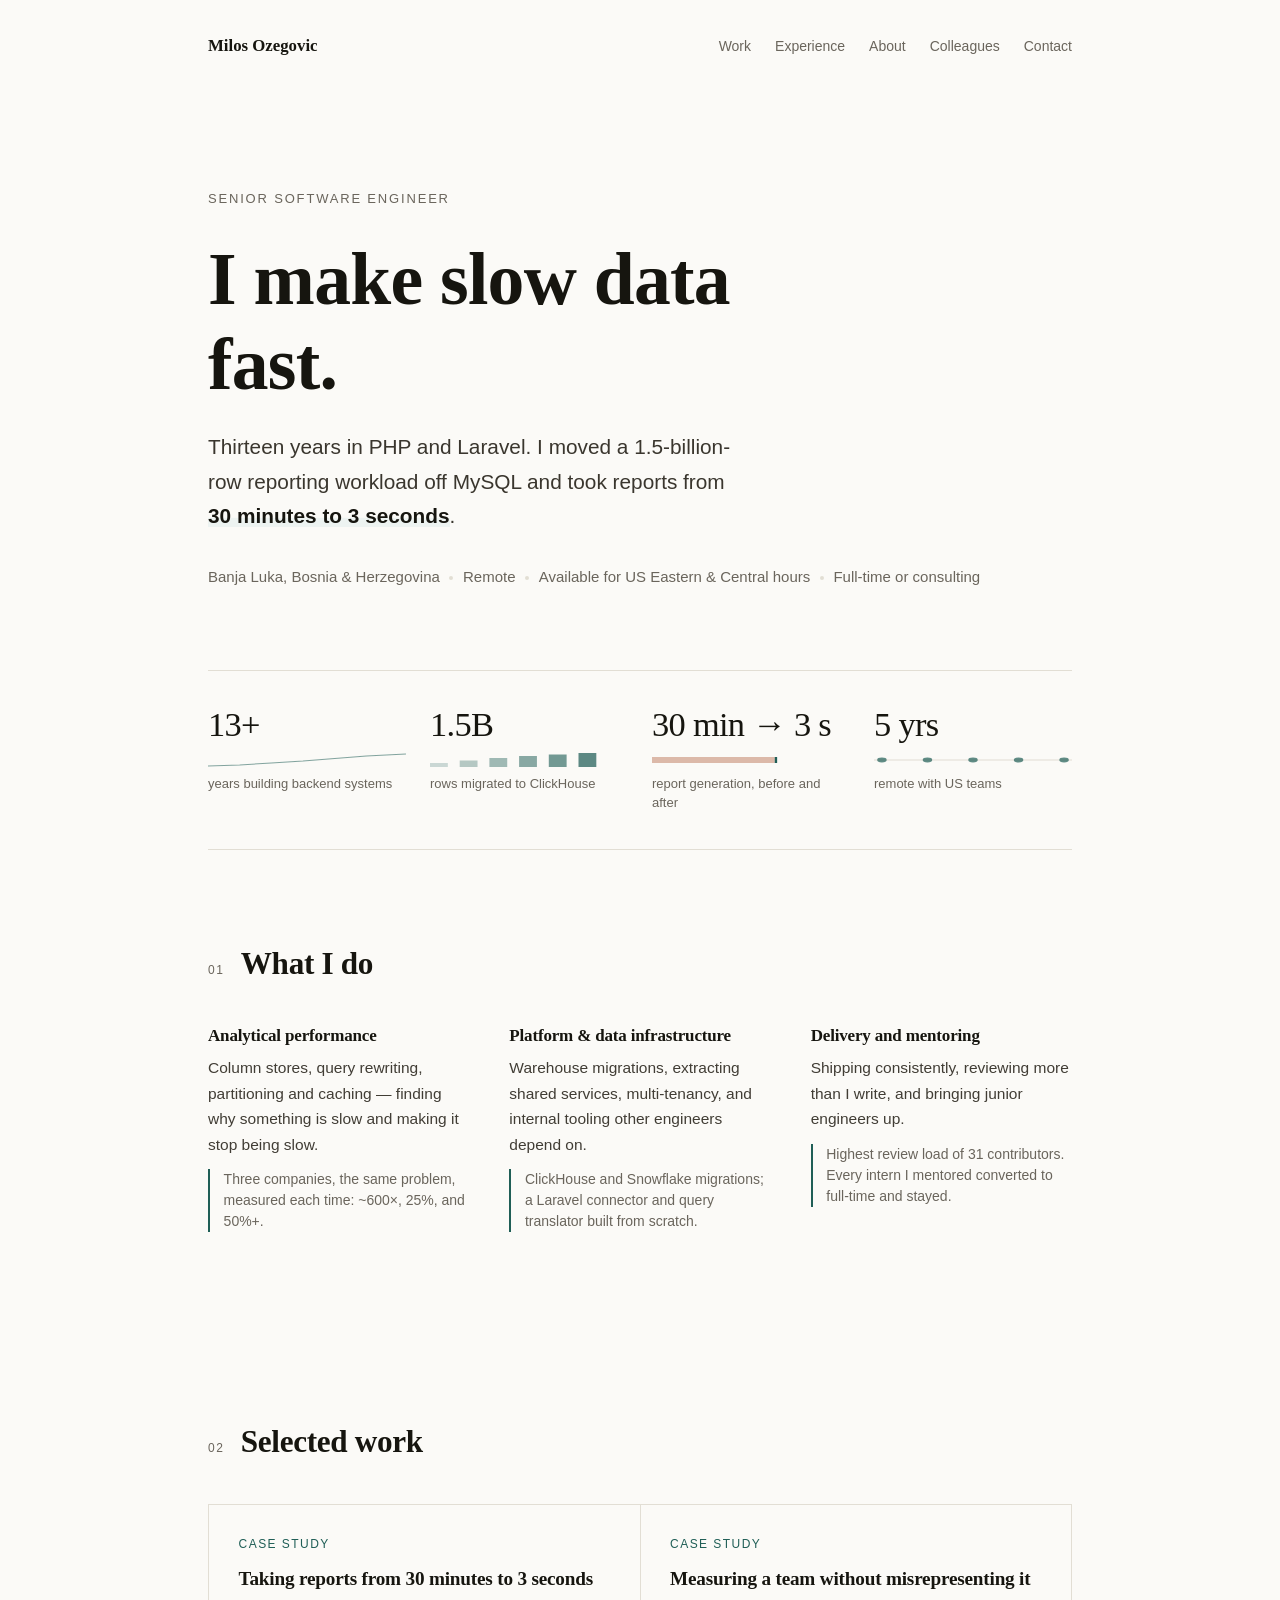
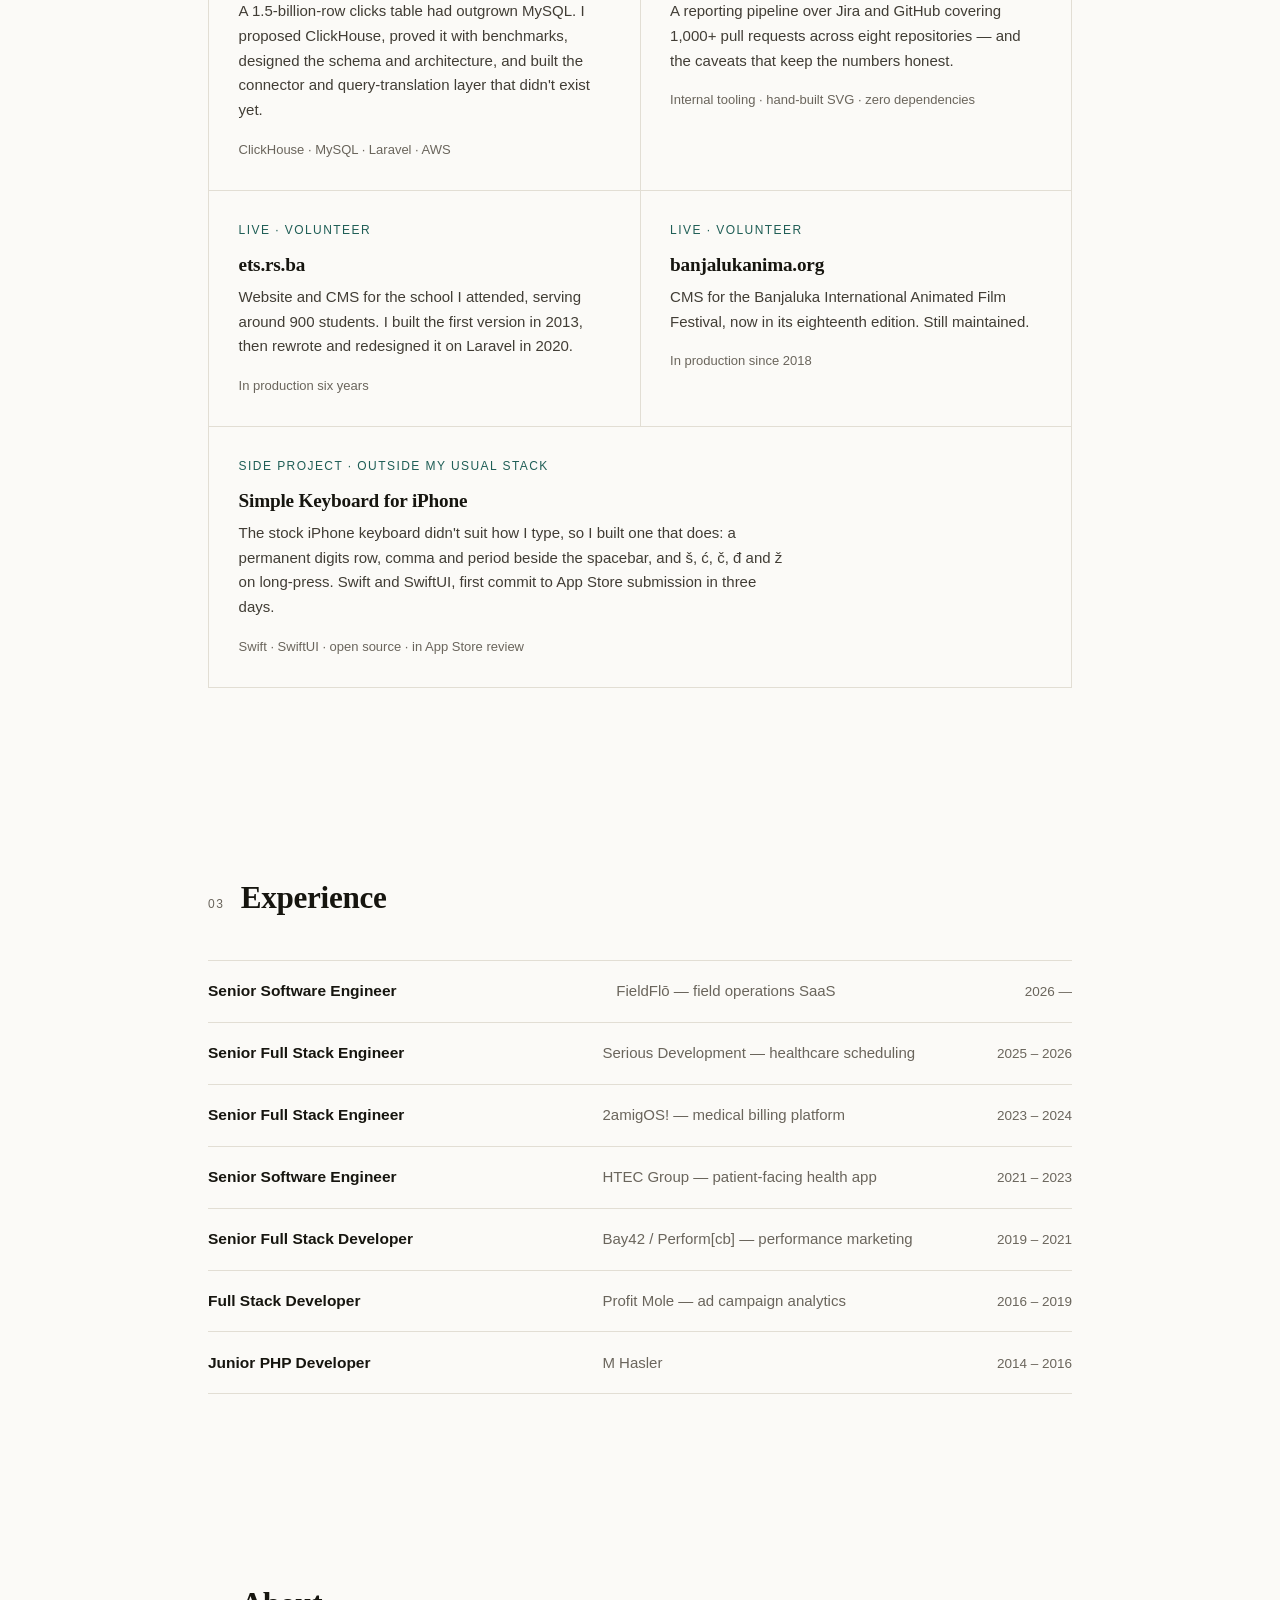
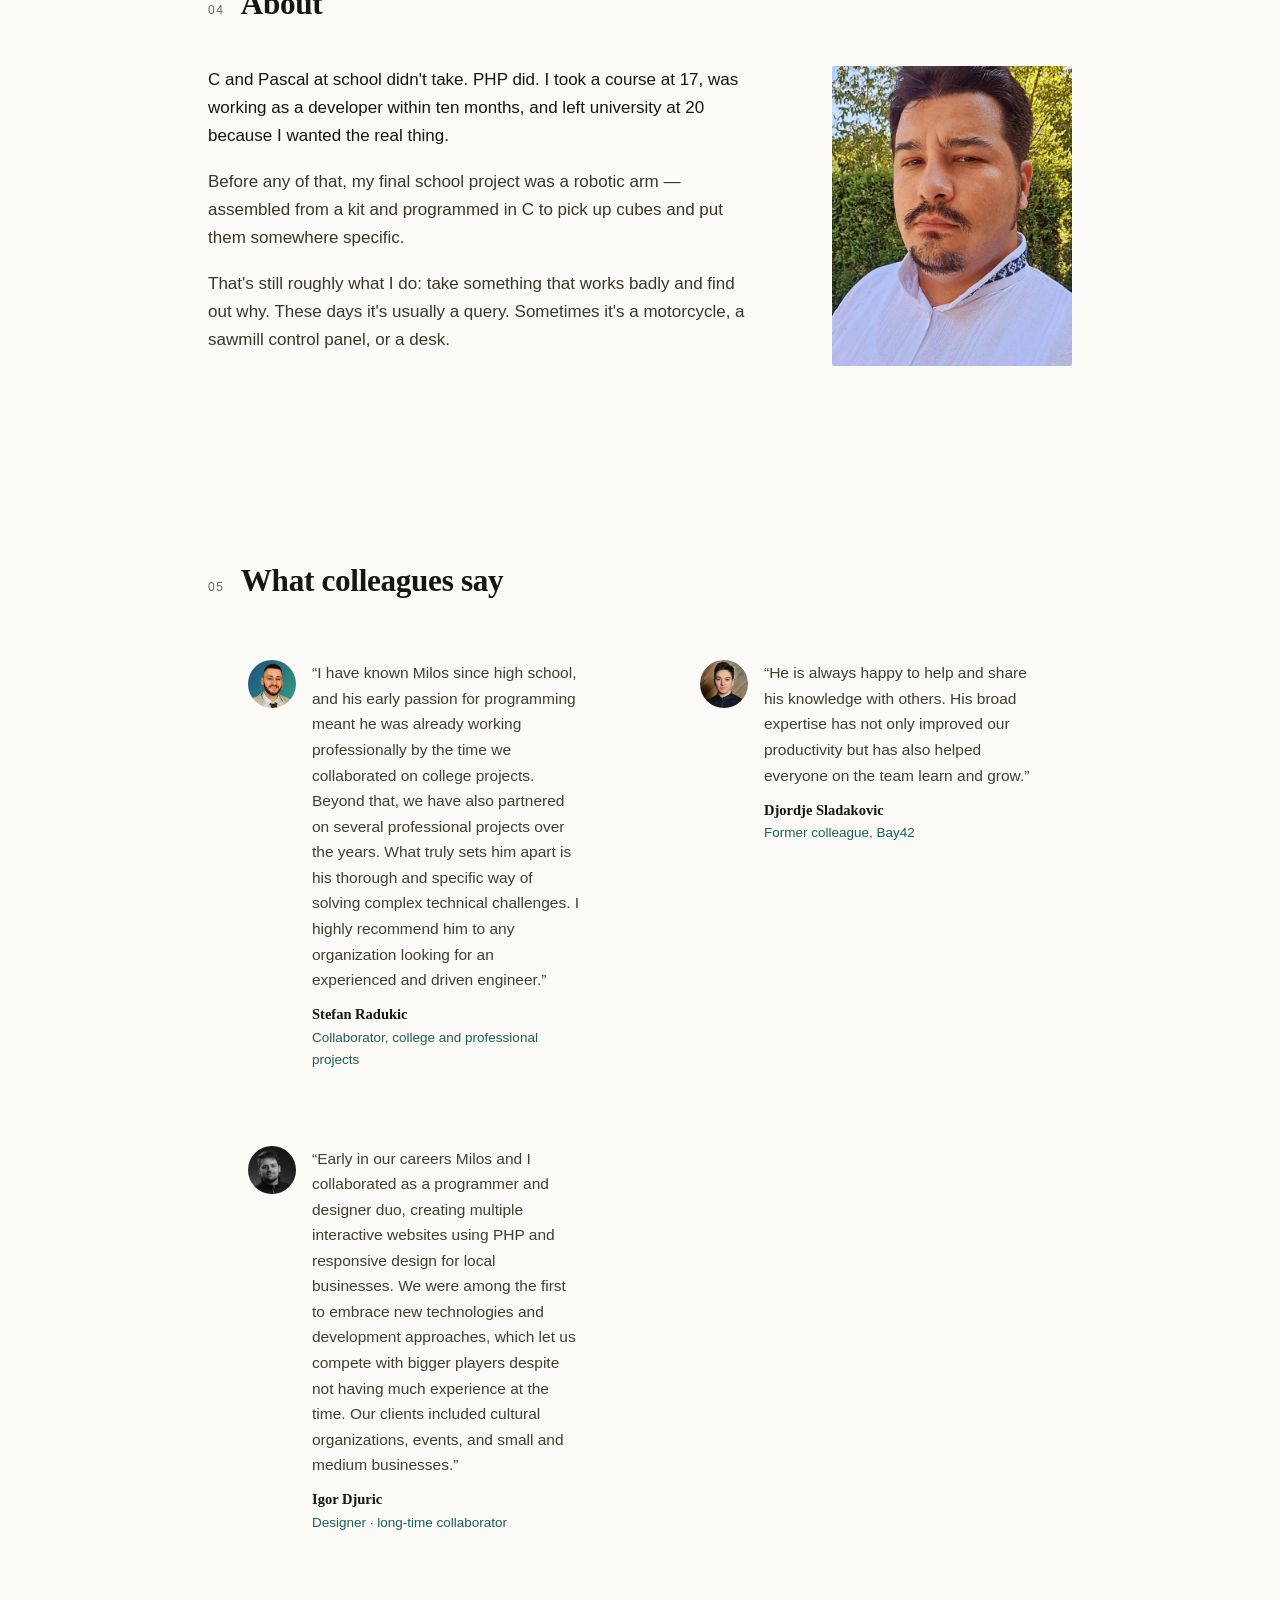
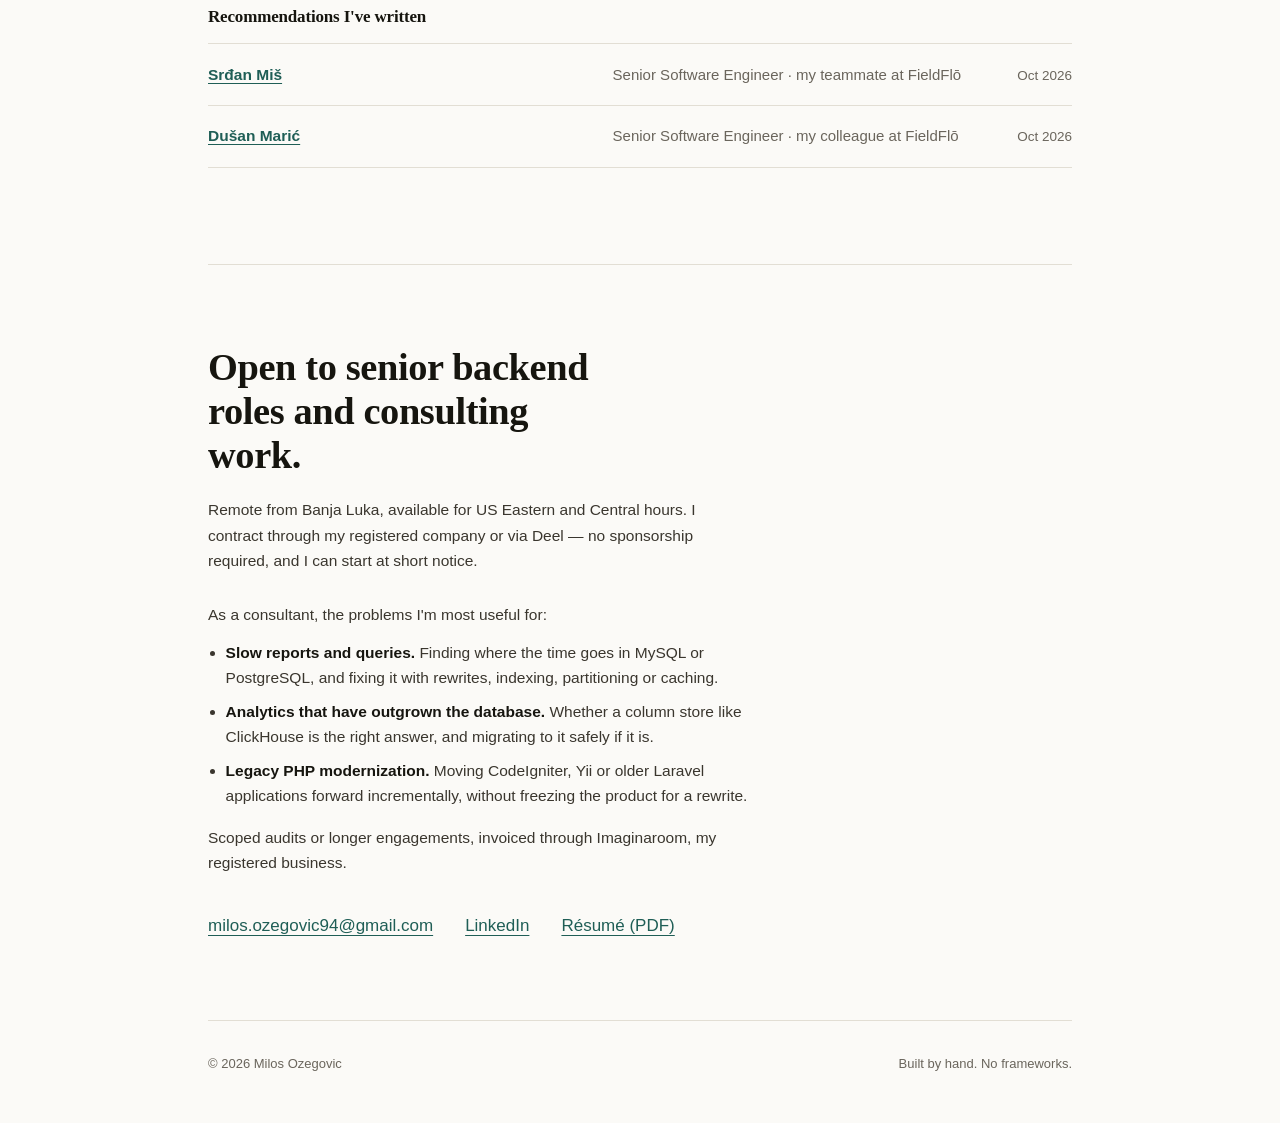
<file: index.html>
<!doctype html>
<html lang="en">
<head>
<meta charset="utf-8">
<meta name="viewport" content="width=device-width, initial-scale=1">
<title>Milos Ozegovic — Senior Software Engineer</title>
<meta name="author" content="Milos Ozegovic">
<meta name="description" content="Senior software engineer with 13+ years in PHP and Laravel, specialising in analytical performance and data infrastructure. Open to full-time roles and consulting. Remote from Banja Luka, available for US hours.">
<meta property="og:title" content="Milos Ozegovic — Senior Software Engineer">
<meta property="og:description" content="I make slow data fast. Thirteen years in PHP and Laravel.">
<meta property="og:type" content="website">
<meta property="og:url" content="https://milosozegovic.com">
<link rel="icon" href="/favicon.svg" type="image/svg+xml">
<link rel="stylesheet" href="styles.css">
</head>
<body>
<a class="skip" href="#main">Skip to content</a>

<div class="wrap">
  <header class="top">
    <span class="name">Milos Ozegovic</span>
    <nav aria-label="Primary">
      <a href="#work">Work</a>
      <a href="#experience">Experience</a>
      <a href="#about">About</a>
      <a href="#voices">Colleagues</a>
      <a href="#contact">Contact</a>
    </nav>
  </header>

  <main id="main">
  <div class="hero">
    <p class="eyebrow">Senior Software Engineer</p>
    <h1>I make slow data fast.</h1>
    <p class="lede">Thirteen years in PHP and Laravel. I moved a 1.5-billion-row
      reporting workload off MySQL and took reports from
      <strong>30 minutes to 3 seconds</strong>.</p>
    <p class="whereabouts">Banja Luka, Bosnia &amp; Herzegovina<span class="dot"></span>
      Remote<span class="dot"></span>Available for US Eastern &amp; Central hours<span class="dot"></span>
      Full-time or consulting</p>
  </div>

  <div class="figures">
    <div class="fig">
      <div class="n">13+</div>
      <svg class="mark" viewBox="0 0 100 14" preserveAspectRatio="none" aria-hidden="true">
        <polyline points="0,13 16,12 32,10 48,8 64,5.5 80,3 100,1" fill="none"
          stroke="var(--accent)" stroke-width="1" opacity=".55"/>
      </svg>
      <div class="l">years building backend systems</div>
    </div>
    <div class="fig">
      <div class="n">1.5B</div>
      <svg class="mark" viewBox="0 0 100 14" preserveAspectRatio="none" aria-hidden="true">
        <g fill="var(--accent)">
          <rect x="0"  y="10" width="9" height="4"  opacity=".22"/>
          <rect x="15" y="7.5" width="9" height="6.5" opacity=".32"/>
          <rect x="30" y="5"  width="9" height="9"  opacity=".42"/>
          <rect x="45" y="3"  width="9" height="11" opacity=".52"/>
          <rect x="60" y="1.5" width="9" height="12.5" opacity=".62"/>
          <rect x="75" y="0"  width="9" height="14" opacity=".72"/>
        </g>
      </svg>
      <div class="l">rows migrated to ClickHouse</div>
    </div>
    <div class="fig">
      <div class="n">30 min → 3 s</div>
      <svg class="mark" viewBox="0 0 100 14" preserveAspectRatio="none" aria-hidden="true">
        <rect x="0" y="4" width="62" height="6" fill="var(--warn)" opacity=".38"/>
        <rect x="62" y="4" width="1.2" height="6" fill="var(--accent)"/>
      </svg>
      <div class="l">report generation, before and after</div>
    </div>
    <div class="fig">
      <div class="n">5 yrs</div>
      <svg class="mark" viewBox="0 0 100 14" preserveAspectRatio="none" aria-hidden="true">
        <line x1="0" y1="7" x2="100" y2="7" stroke="var(--rule)" stroke-width="1"/>
        <g fill="var(--accent)" opacity=".7">
          <circle cx="4" cy="7" r="2.4"/><circle cx="27" cy="7" r="2.4"/>
          <circle cx="50" cy="7" r="2.4"/><circle cx="73" cy="7" r="2.4"/>
          <circle cx="96" cy="7" r="2.4"/>
        </g>
      </svg>
      <div class="l">remote with US teams</div>
    </div>
  </div>

  <section>
    <div class="sec-head"><span class="idx">01</span><h2>What I do</h2></div>
    <div class="cols">
      <div class="col">
        <h3>Analytical performance</h3>
        <p>Column stores, query rewriting, partitioning and caching — finding
          why something is slow and making it stop being slow.</p>
        <p class="ev">Three companies, the same problem, measured each time:
          ~600×, 25%, and 50%+.</p>
      </div>
      <div class="col">
        <h3>Platform &amp; data infrastructure</h3>
        <p>Warehouse migrations, extracting shared services, multi-tenancy,
          and internal tooling other engineers depend on.</p>
        <p class="ev">ClickHouse and Snowflake migrations; a Laravel connector
          and query translator built from scratch.</p>
      </div>
      <div class="col">
        <h3>Delivery and mentoring</h3>
        <p>Shipping consistently, reviewing more than I write, and bringing
          junior engineers up.</p>
        <p class="ev">Highest review load of 31 contributors. Every intern I
          mentored converted to full-time and stayed.</p>
      </div>
    </div>
  </section>

  <section id="work">
    <div class="sec-head"><span class="idx">02</span><h2>Selected work</h2></div>
    <div class="work">
      <a class="card" href="work/clickhouse.html">
        <div class="k">Case study</div>
        <h3>Taking reports from 30 minutes to 3 seconds</h3>
        <p>A 1.5-billion-row clicks table had outgrown MySQL. I proposed
          ClickHouse, proved it with benchmarks, designed the schema and
          architecture, and built the connector and query-translation layer
          that didn't exist yet.</p>
        <div class="meta">ClickHouse · MySQL · Laravel · AWS</div>
      </a>
      <a class="card" href="work/engineering-analytics.html">
        <div class="k">Case study</div>
        <h3>Measuring a team without misrepresenting it</h3>
        <p>A reporting pipeline over Jira and GitHub covering 1,000+ pull
          requests across eight repositories — and the caveats that keep the
          numbers honest.</p>
        <div class="meta">Internal tooling · hand-built SVG · zero dependencies</div>
      </a>
      <a class="card" href="https://ets.rs.ba">
        <div class="k">Live · volunteer</div>
        <h3>ets.rs.ba</h3>
        <p>Website and CMS for the school I attended, serving around 900
          students. I built the first version in 2013, then rewrote and
          redesigned it on Laravel in 2020.</p>
        <div class="meta">In production six years</div>
      </a>
      <a class="card" href="https://banjalukanima.org">
        <div class="k">Live · volunteer</div>
        <h3>banjalukanima.org</h3>
        <p>CMS for the Banjaluka International Animated Film Festival, now in
          its eighteenth edition. Still maintained.</p>
        <div class="meta">In production since 2018</div>
      </a>
      <a class="card" href="work/simple-keyboard.html">
        <div class="k">Side project · outside my usual stack</div>
        <h3>Simple Keyboard for iPhone</h3>
        <p>The stock iPhone keyboard didn't suit how I type, so I built one
          that does: a permanent digits row, comma and period beside the
          spacebar, and š, ć, č, đ and ž on long-press. Swift and SwiftUI,
          first commit to App Store submission in three days.</p>
        <div class="meta">Swift · SwiftUI · open source · in App Store review</div>
      </a>
    </div>
  </section>

  <section id="experience">
    <div class="sec-head"><span class="idx">03</span><h2>Experience</h2></div>
    <div class="roles">
      <div class="role"><span class="r">Senior Software Engineer</span><span class="c">FieldFlō — field operations SaaS</span><span class="d">2026 —</span></div>
      <div class="role"><span class="r">Senior Full Stack Engineer</span><span class="c">Serious Development — healthcare scheduling</span><span class="d">2025 – 2026</span></div>
      <div class="role"><span class="r">Senior Full Stack Engineer</span><span class="c">2amigOS! — medical billing platform</span><span class="d">2023 – 2024</span></div>
      <div class="role"><span class="r">Senior Software Engineer</span><span class="c">HTEC Group — patient-facing health app</span><span class="d">2021 – 2023</span></div>
      <div class="role"><span class="r">Senior Full Stack Developer</span><span class="c">Bay42 / Perform[cb] — performance marketing</span><span class="d">2019 – 2021</span></div>
      <div class="role"><span class="r">Full Stack Developer</span><span class="c">Profit Mole — ad campaign analytics</span><span class="d">2016 – 2019</span></div>
      <div class="role"><span class="r">Junior PHP Developer</span><span class="c">M Hasler</span><span class="d">2014 – 2016</span></div>
    </div>
  </section>

  <section id="about">
    <div class="sec-head"><span class="idx">04</span><h2>About</h2></div>
    <div class="about">
      <div>
        <p>C and Pascal at school didn't take. PHP did. I took a course at 17,
          was working as a developer within ten months, and left university at
          20 because I wanted the real thing.</p>
        <p>Before any of that, my final school project was a robotic arm —
          assembled from a kit and programmed in C to pick up cubes and put
          them somewhere specific.</p>
        <p>That's still roughly what I do: take something that works badly and
          find out why. These days it's usually a query. Sometimes it's a
          motorcycle, a sawmill control panel, or a desk.</p>
      </div>
      <picture>
        <source srcset="img/portrait.webp" type="image/webp">
        <img class="portrait" src="img/portrait.jpg" alt="Milos Ozegovic"
             width="600" height="750" loading="lazy" decoding="async">
      </picture>
    </div>
  </section>

  <section id="voices">
    <div class="sec-head"><span class="idx">05</span><h2>What colleagues say</h2></div>
    <div class="voices">

      <figure class="voice">
        <picture>
          <source srcset="img/people/stefan-radukic.webp" type="image/webp">
          <img src="img/people/stefan-radukic.jpg" alt="" width="48" height="48" loading="lazy">
        </picture>
        <div>
          <blockquote>
            <p>&ldquo;I have known Milos since high school, and his early passion
              for programming meant he was already working professionally by the
              time we collaborated on college projects. Beyond that, we have also
              partnered on several professional projects over the years. What truly
              sets him apart is his thorough and specific way of solving complex
              technical challenges. I highly recommend him to any organization
              looking for an experienced and driven engineer.&rdquo;</p>
          </blockquote>
          <cite><b>Stefan Radukic</b><span class="rel">Collaborator, college and professional projects</span></cite>
        </div>
      </figure>

      <figure class="voice">
        <picture>
          <source srcset="img/people/djordje-sladakovic.webp" type="image/webp">
          <img src="img/people/djordje-sladakovic.jpg" alt="" width="48" height="48" loading="lazy">
        </picture>
        <div>
          <blockquote>
            <p>&ldquo;He is always happy to help and share his knowledge with
              others. His broad expertise has not only improved our productivity
              but has also helped everyone on the team learn and grow.&rdquo;</p>
          </blockquote>
          <cite><b>Djordje Sladakovic</b><span class="rel">Former colleague, Bay42</span></cite>
        </div>
      </figure>

      <figure class="voice">
        <picture>
          <source srcset="img/people/igor-djuric.webp" type="image/webp">
          <img src="img/people/igor-djuric.jpg" alt="" width="48" height="48" loading="lazy">
        </picture>
        <div>
          <blockquote>
            <p>&ldquo;Early in our careers Milos and I collaborated as a programmer
              and designer duo, creating multiple interactive websites using PHP and
              responsive design for local businesses. We were among the first to embrace new technologies and
              development approaches, which let us compete with bigger players
              despite not having much experience at the time. Our clients included
              cultural organizations, events, and small and medium businesses.&rdquo;</p>
          </blockquote>
          <cite><b>Igor Djuric</b><span class="rel">Designer &middot; long-time collaborator</span></cite>
        </div>
      </figure>

    </div>

    <div class="written">
      <h3>Recommendations I've written</h3>
      <div class="roles">
        <a class="role" href="recommendations/srdjan-mis.html">
          <span class="r">Srđan Miš</span>
          <span class="c">Senior Software Engineer · my teammate at FieldFlō</span>
          <span class="d">Oct 2026</span>
        </a>
        <a class="role" href="recommendations/dusan-maric.html">
          <span class="r">Dušan Marić</span>
          <span class="c">Senior Software Engineer · my colleague at FieldFlō</span>
          <span class="d">Oct 2026</span>
        </a>
      </div>
    </div>
  </section>
  </main>
</div>

<div class="wrap">
  <div class="contact" id="contact">
    <h2>Open to senior backend roles and consulting work.</h2>
    <p class="terms">Remote from Banja Luka, available for US Eastern and
      Central hours. I contract through my registered company or via Deel —
      no sponsorship required, and I can start at short notice.</p>
    <div class="consult">
      <p class="terms">As a consultant, the problems I'm most useful for:</p>
      <ul>
        <li><b>Slow reports and queries.</b> Finding where the time goes in
          MySQL or PostgreSQL, and fixing it with rewrites, indexing,
          partitioning or caching.</li>
        <li><b>Analytics that have outgrown the database.</b> Whether a column
          store like ClickHouse is the right answer, and migrating to it
          safely if it is.</li>
        <li><b>Legacy PHP modernization.</b> Moving CodeIgniter, Yii or older
          Laravel applications forward incrementally, without freezing the
          product for a rewrite.</li>
      </ul>
      <p class="terms">Scoped audits or longer engagements, invoiced through
        Imaginaroom, my registered business.</p>
    </div>
    <div class="links">
      <a href="mailto:milos.ozegovic94@gmail.com">milos.ozegovic94@gmail.com</a>
      <a href="https://linkedin.com/in/milosozegovic">LinkedIn</a>
      <a href="Milos-Ozegovic-Resume.pdf">Résumé (PDF)</a>
    </div>
  </div>
  <footer>
    <span>© 2026 Milos Ozegovic</span>
    <span>Built by hand. No frameworks.</span>
  </footer>
</div>
</body>
</html>
</file>
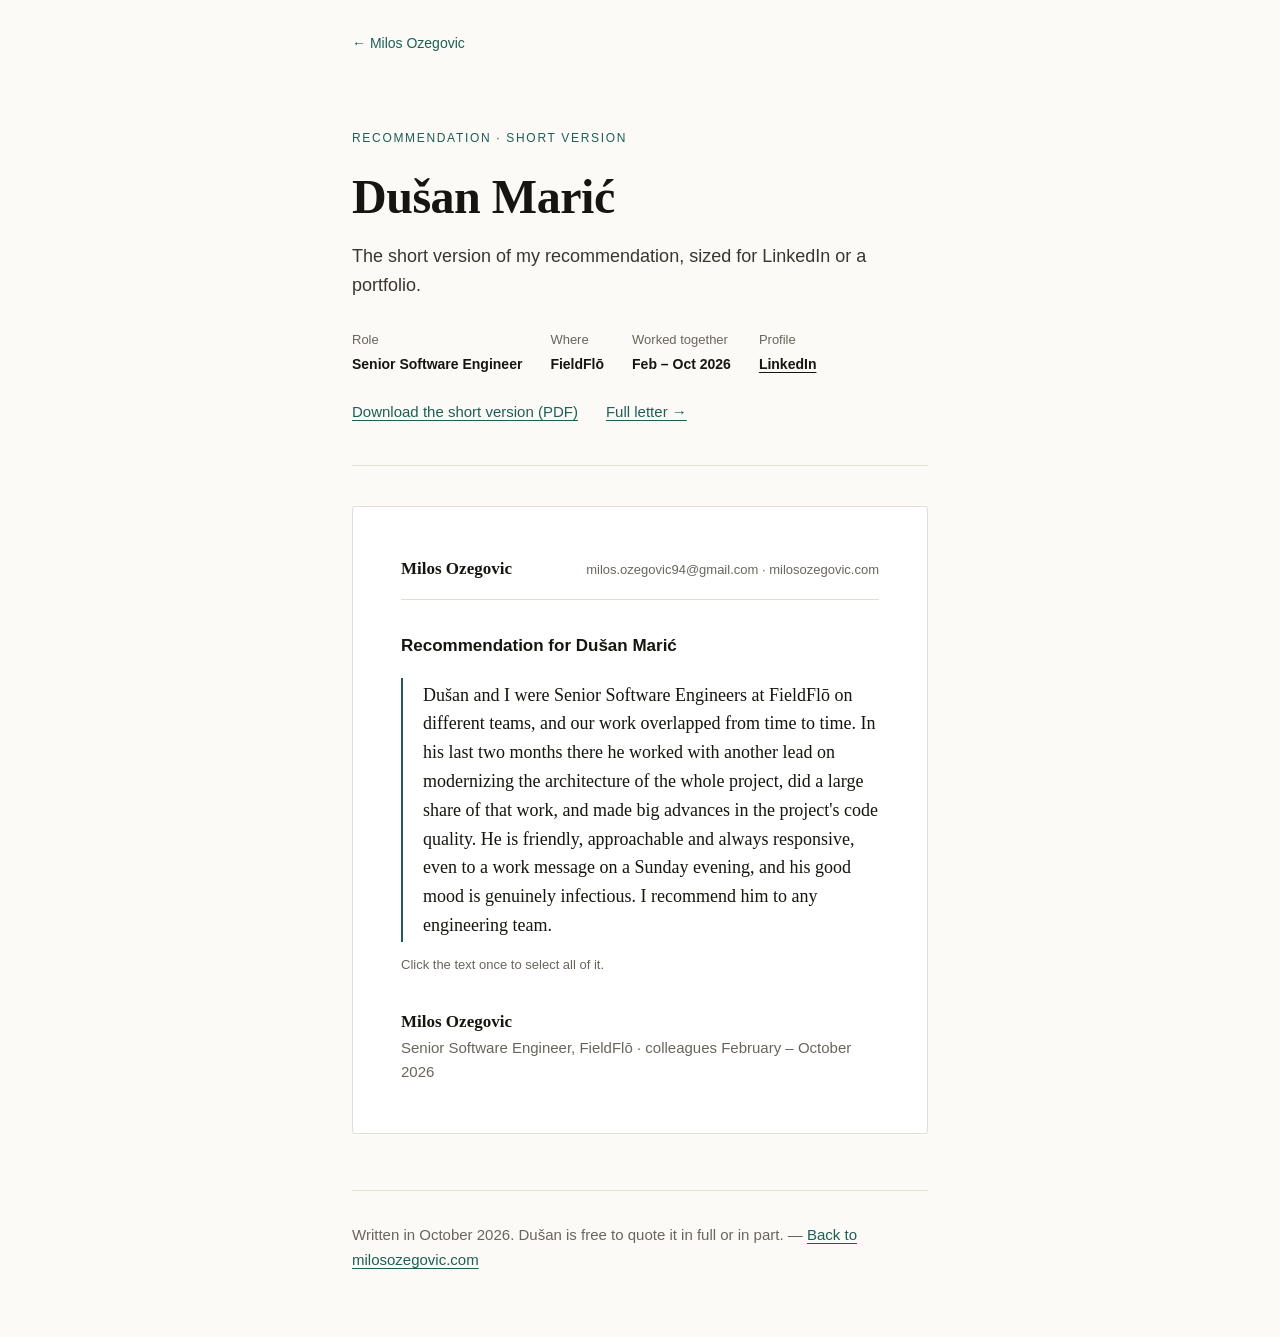
<file: recommendations/dusan-maric-short.html>
<!doctype html>
<html lang="en">
<head>
<meta charset="utf-8">
<meta name="viewport" content="width=device-width, initial-scale=1">
<title>Recommendation for Dušan Marić (short) — Milos Ozegovic</title>
<meta name="author" content="Milos Ozegovic">
<meta name="description" content="A short recommendation for Dušan Marić, Senior Software Engineer, from his colleague at FieldFlō.">
<link rel="icon" href="/favicon.svg" type="image/svg+xml">
<link rel="stylesheet" href="../styles.css">
</head>
<body>
<a class="skip" href="#main">Skip to content</a>

<div class="article rec">
  <a class="back" href="../index.html">← Milos Ozegovic</a>

  <header class="art-head">
    <p class="k">Recommendation · short version</p>
    <h1>Dušan Marić</h1>
    <p class="stand">The short version of my recommendation, sized for
      LinkedIn or a portfolio.</p>
    <div class="art-meta">
      <div>Role<b>Senior Software Engineer</b></div>
      <div>Where<b>FieldFlō</b></div>
      <div>Worked together<b>Feb – Oct 2026</b></div>
      <div>Profile<b><a href="https://www.linkedin.com/in/dusanmaric">LinkedIn</a></b></div>
    </div>
    <div class="actions">
      <a href="Dusan-Maric-Recommendation-Short.pdf" download>Download the short version (PDF)</a>
      <a href="dusan-maric.html">Full letter →</a>
    </div>
  </header>

  <main id="main">
  <article class="sheet">
    <div class="letterhead">
      <b>Milos Ozegovic</b>
      <span><a href="mailto:milos.ozegovic94@gmail.com">milos.ozegovic94@gmail.com</a>
        · <a href="https://milosozegovic.com">milosozegovic.com</a></span>
    </div>

    <p class="subj">Recommendation for Dušan Marić</p>

    <blockquote class="short">
      <p>Dušan and I were Senior Software Engineers at FieldFlō on different
        teams, and our work overlapped from time to time. In his last two
        months there he worked with another lead on modernizing the architecture of the whole project,
        did a large share of that work, and made big advances in the project's
        code quality. He is friendly, approachable and always responsive, even
        to a work message on a Sunday evening, and his good mood is genuinely
        infectious. I recommend him to any engineering team.</p>
    </blockquote>
    <p class="hint">Click the text once to select all of it.</p>

    <div class="sign">
      <b>Milos Ozegovic</b>
      <span>Senior Software Engineer, FieldFlō · colleagues February – October 2026</span>
    </div>
  </article>
  </main>

  <div class="art-foot">
    <p style="margin:0">Written in October 2026. Dušan is free to quote it in
      full or in part. —
      <a href="../index.html">Back to milosozegovic.com</a></p>
  </div>
</div>
</body>
</html>
</file>
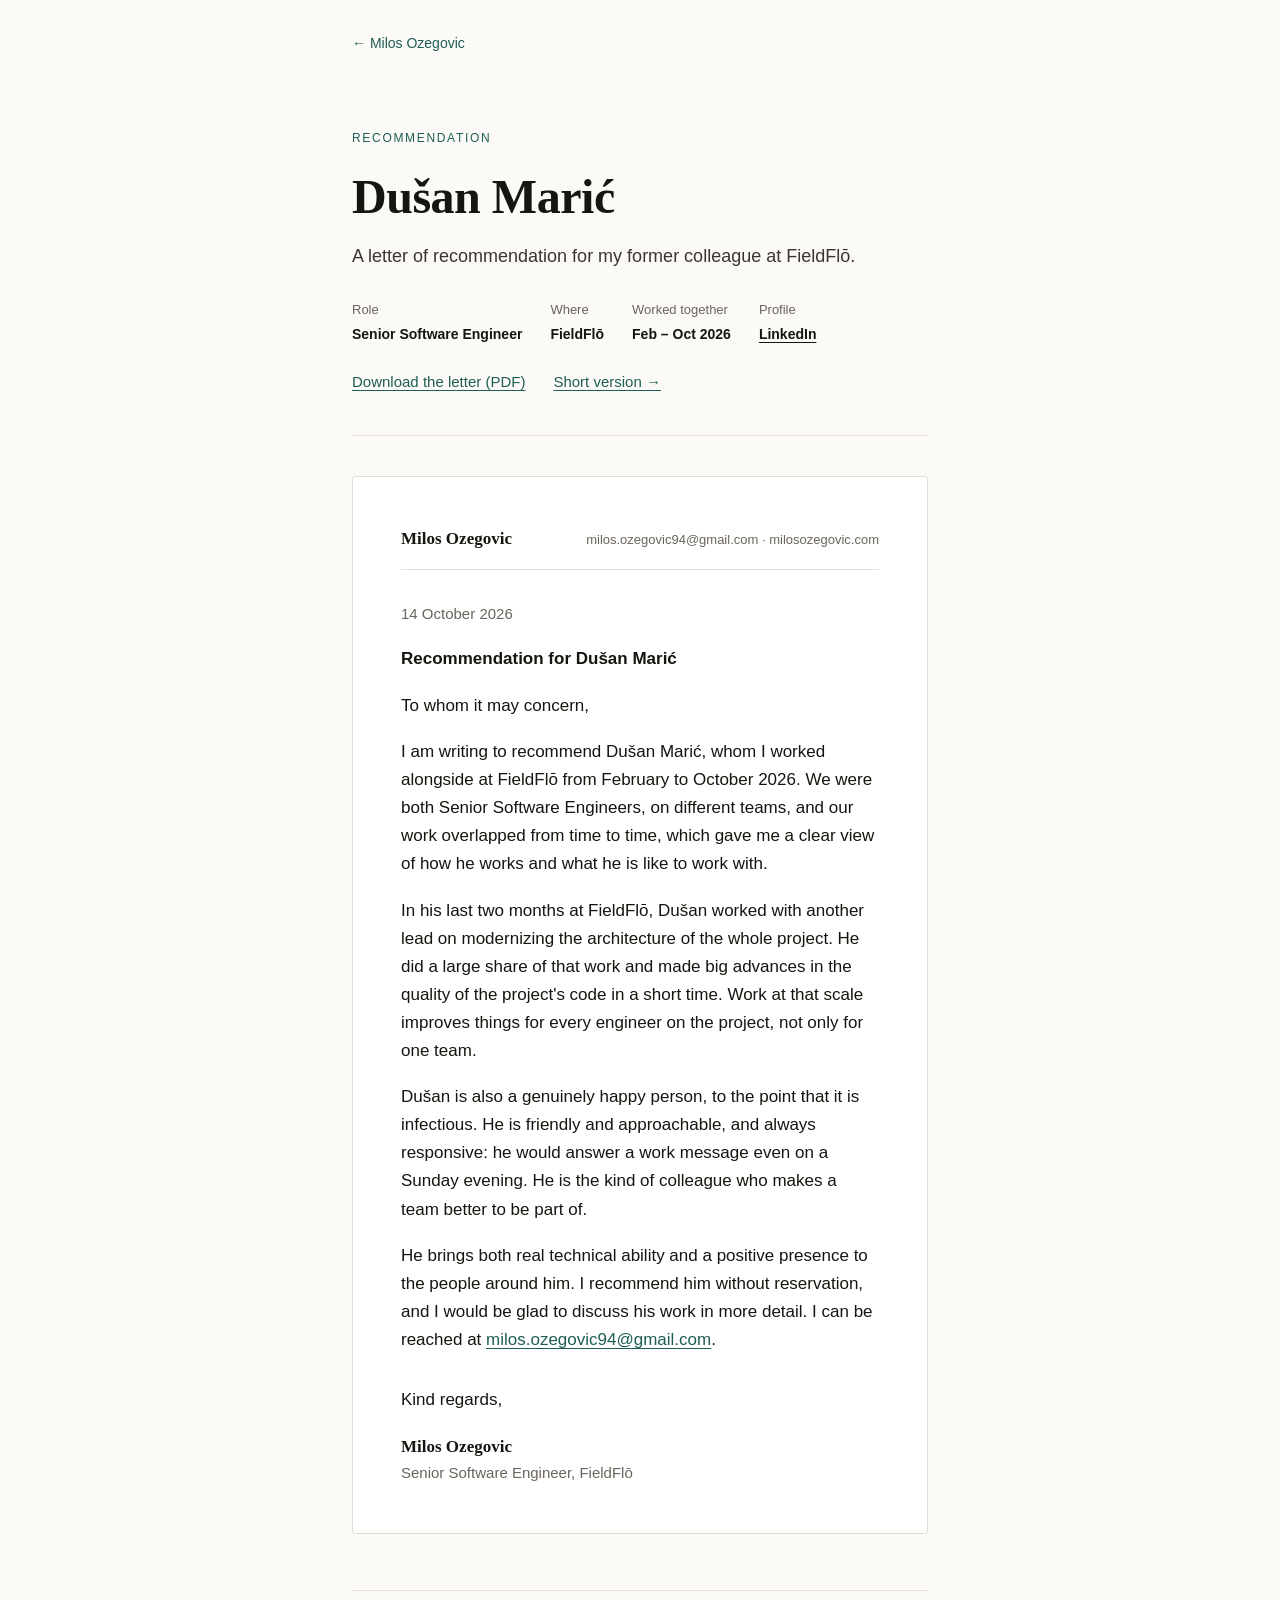
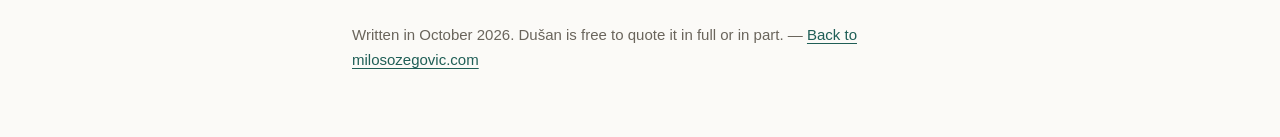
<file: recommendations/dusan-maric.html>
<!doctype html>
<html lang="en">
<head>
<meta charset="utf-8">
<meta name="viewport" content="width=device-width, initial-scale=1">
<title>Recommendation for Dušan Marić — Milos Ozegovic</title>
<meta name="author" content="Milos Ozegovic">
<meta name="description" content="A letter of recommendation for Dušan Marić, Senior Software Engineer, from his colleague at FieldFlō.">
<link rel="icon" href="/favicon.svg" type="image/svg+xml">
<link rel="stylesheet" href="../styles.css">
</head>
<body>
<a class="skip" href="#main">Skip to content</a>

<div class="article rec">
  <a class="back" href="../index.html">← Milos Ozegovic</a>

  <header class="art-head">
    <p class="k">Recommendation</p>
    <h1>Dušan Marić</h1>
    <p class="stand">A letter of recommendation for my former colleague at
      FieldFlō.</p>
    <div class="art-meta">
      <div>Role<b>Senior Software Engineer</b></div>
      <div>Where<b>FieldFlō</b></div>
      <div>Worked together<b>Feb – Oct 2026</b></div>
      <div>Profile<b><a href="https://www.linkedin.com/in/dusanmaric">LinkedIn</a></b></div>
    </div>
    <div class="actions">
      <a href="Dusan-Maric-Recommendation-Letter.pdf" download>Download the letter (PDF)</a>
      <a href="dusan-maric-short.html">Short version →</a>
    </div>
  </header>

  <main id="main">
  <article class="sheet">
    <div class="letterhead">
      <b>Milos Ozegovic</b>
      <span><a href="mailto:milos.ozegovic94@gmail.com">milos.ozegovic94@gmail.com</a>
        · <a href="https://milosozegovic.com">milosozegovic.com</a></span>
    </div>

    <p class="date">14 October 2026</p>
    <p class="subj">Recommendation for Dušan Marić</p>

    <p>To whom it may concern,</p>

    <p>I am writing to recommend Dušan Marić, whom I worked alongside at
      FieldFlō from February to October 2026. We were both Senior Software
      Engineers, on different teams, and our work overlapped from time to
      time, which gave me a clear view of how he works and what he is like to
      work with.</p>

    <p>In his last two months at FieldFlō, Dušan worked with another lead on
      modernizing the architecture of the whole project. He did a large share
      of that work and made big advances in the quality of the project's code
      in a short time. Work at that scale improves things for every engineer on
      the project, not only for one team.</p>

    <p>Dušan is also a genuinely happy person, to the point that it is
      infectious. He is friendly and approachable, and always responsive: he
      would answer a work message even on a Sunday evening. He is the kind of
      colleague who makes a team better to be part of.</p>

    <p>He brings both real technical ability and a positive presence to the
      people around him. I recommend him without reservation, and I would be
      glad to discuss his work in more detail. I can be reached at
      <a href="mailto:milos.ozegovic94@gmail.com">milos.ozegovic94@gmail.com</a>.</p>

    <div class="sign">
      <p>Kind regards,</p>
      <b>Milos Ozegovic</b>
      <span>Senior Software Engineer, FieldFlō</span>
    </div>
  </article>
  </main>

  <div class="art-foot">
    <p style="margin:0">Written in October 2026. Dušan is free to quote it in
      full or in part. —
      <a href="../index.html">Back to milosozegovic.com</a></p>
  </div>
</div>
</body>
</html>
</file>
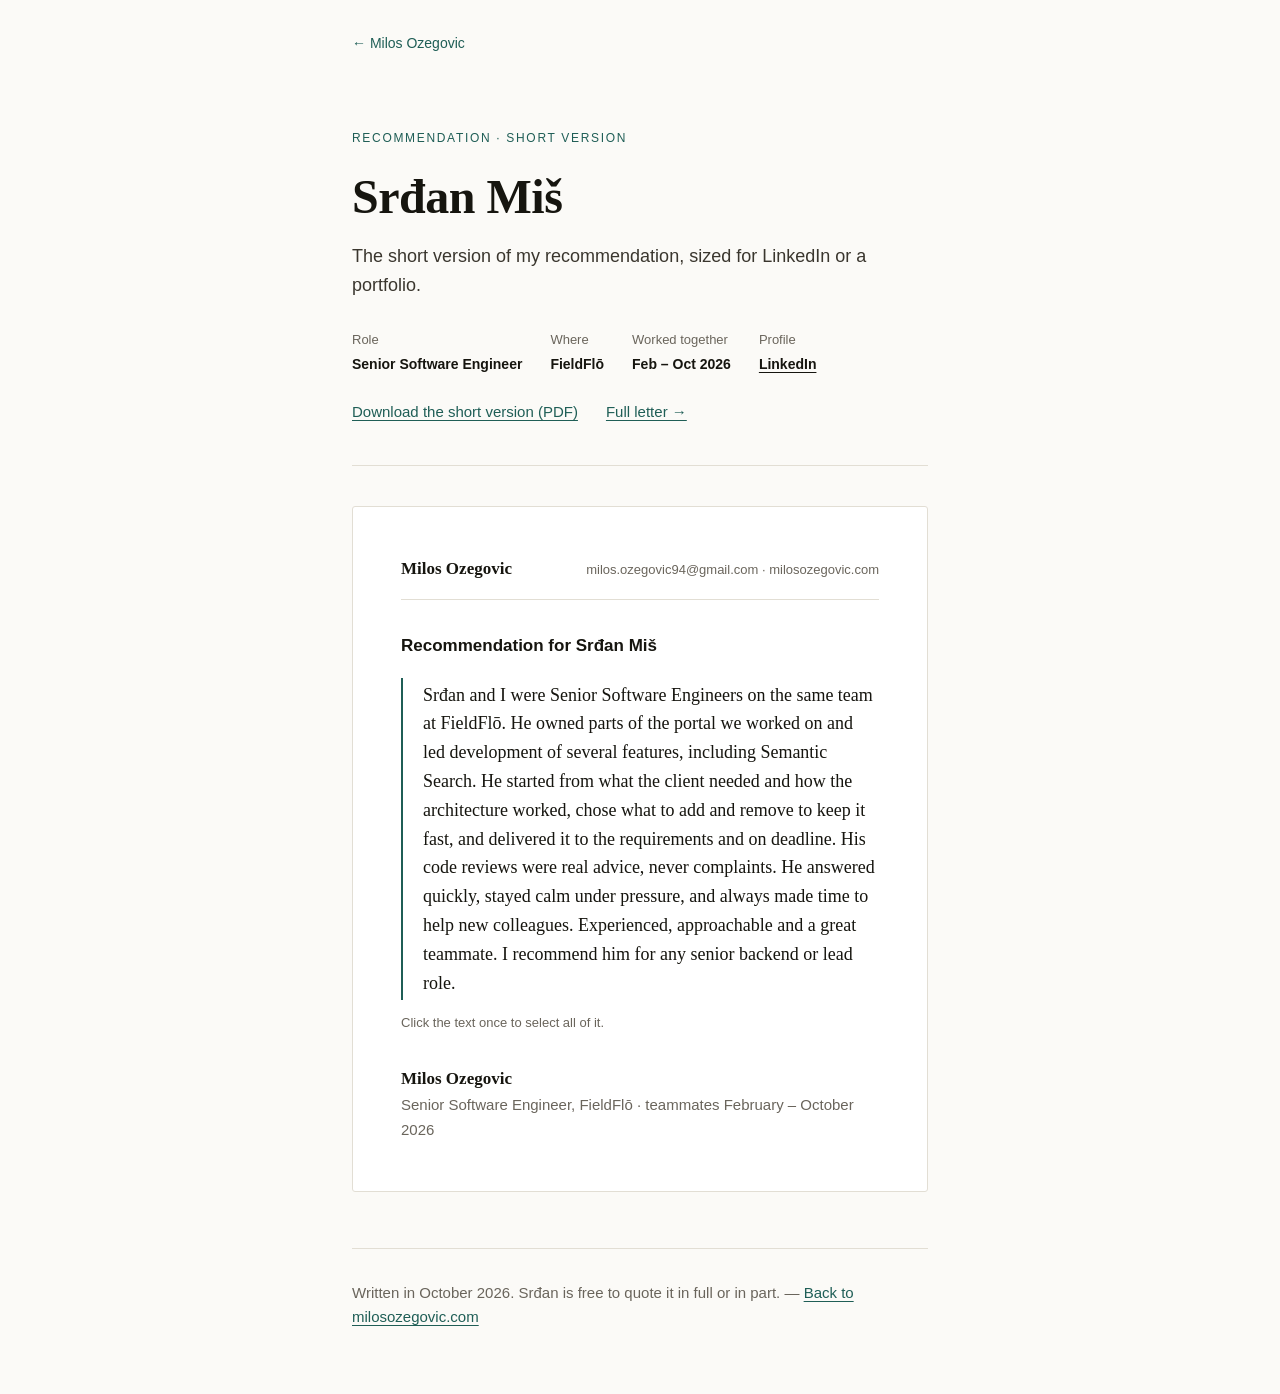
<file: recommendations/srdjan-mis-short.html>
<!doctype html>
<html lang="en">
<head>
<meta charset="utf-8">
<meta name="viewport" content="width=device-width, initial-scale=1">
<title>Recommendation for Srđan Miš (short) — Milos Ozegovic</title>
<meta name="author" content="Milos Ozegovic">
<meta name="description" content="A short recommendation for Srđan Miš, Senior Software Engineer, from his teammate at FieldFlō.">
<link rel="icon" href="/favicon.svg" type="image/svg+xml">
<link rel="stylesheet" href="../styles.css">
</head>
<body>
<a class="skip" href="#main">Skip to content</a>

<div class="article rec">
  <a class="back" href="../index.html">← Milos Ozegovic</a>

  <header class="art-head">
    <p class="k">Recommendation · short version</p>
    <h1>Srđan Miš</h1>
    <p class="stand">The short version of my recommendation, sized for
      LinkedIn or a portfolio.</p>
    <div class="art-meta">
      <div>Role<b>Senior Software Engineer</b></div>
      <div>Where<b>FieldFlō</b></div>
      <div>Worked together<b>Feb – Oct 2026</b></div>
      <div>Profile<b><a href="https://www.linkedin.com/in/srdjanmouse/">LinkedIn</a></b></div>
    </div>
    <div class="actions">
      <a href="Srdjan-Mis-Recommendation-Short.pdf" download>Download the short version (PDF)</a>
      <a href="srdjan-mis.html">Full letter →</a>
    </div>
  </header>

  <main id="main">
  <article class="sheet">
    <div class="letterhead">
      <b>Milos Ozegovic</b>
      <span><a href="mailto:milos.ozegovic94@gmail.com">milos.ozegovic94@gmail.com</a>
        · <a href="https://milosozegovic.com">milosozegovic.com</a></span>
    </div>

    <p class="subj">Recommendation for Srđan Miš</p>

    <blockquote class="short">
      <p>Srđan and I were Senior Software Engineers on the same team at
        FieldFlō. He owned parts of the portal we worked on and led development
        of several features, including Semantic Search. He started from what
        the client needed and how the architecture worked, chose what to add and
        remove to keep it fast, and delivered it to the requirements and on
        deadline. His code reviews were real advice, never complaints. He
        answered quickly, stayed calm under pressure, and always made time to
        help new colleagues. Experienced, approachable and a great teammate. I
        recommend him for any senior backend or lead role.</p>
    </blockquote>
    <p class="hint">Click the text once to select all of it.</p>

    <div class="sign">
      <b>Milos Ozegovic</b>
      <span>Senior Software Engineer, FieldFlō · teammates February – October 2026</span>
    </div>
  </article>
  </main>

  <div class="art-foot">
    <p style="margin:0">Written in October 2026. Srđan is free to quote it in
      full or in part. —
      <a href="../index.html">Back to milosozegovic.com</a></p>
  </div>
</div>
</body>
</html>
</file>
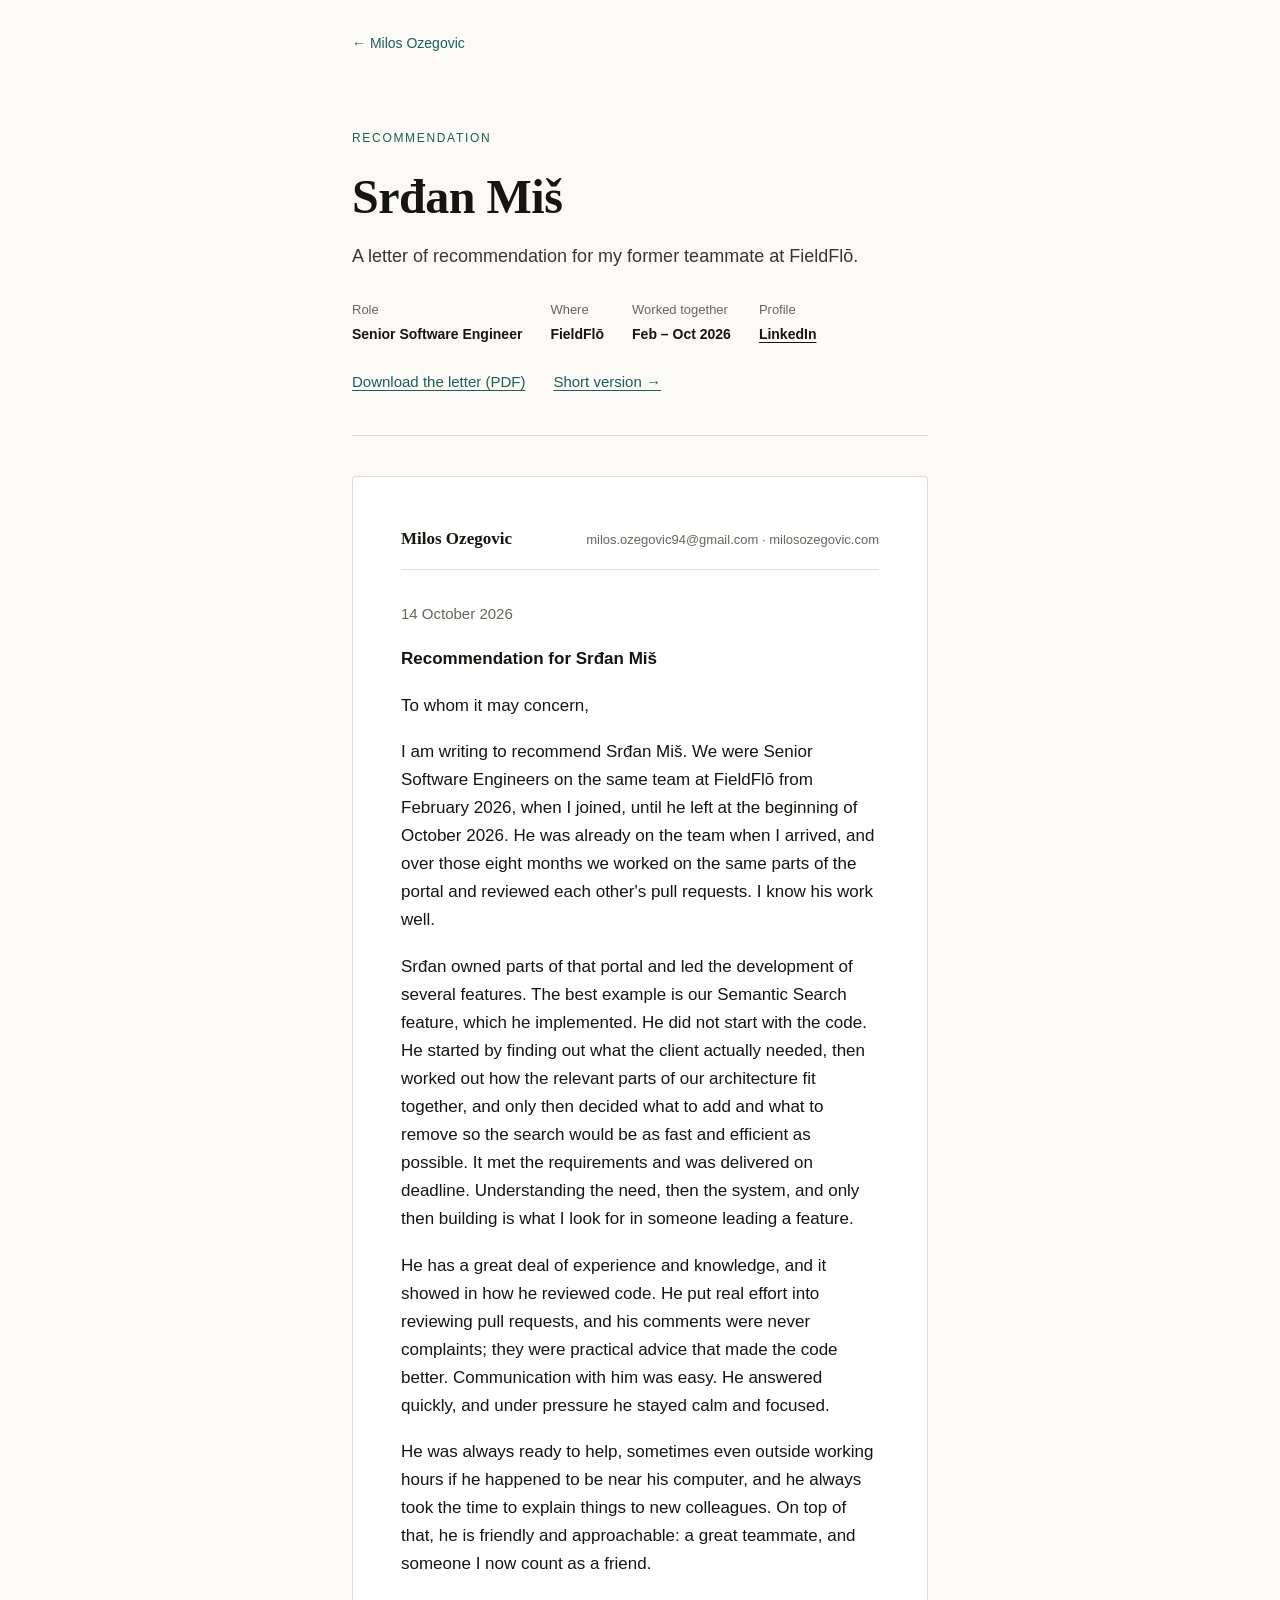
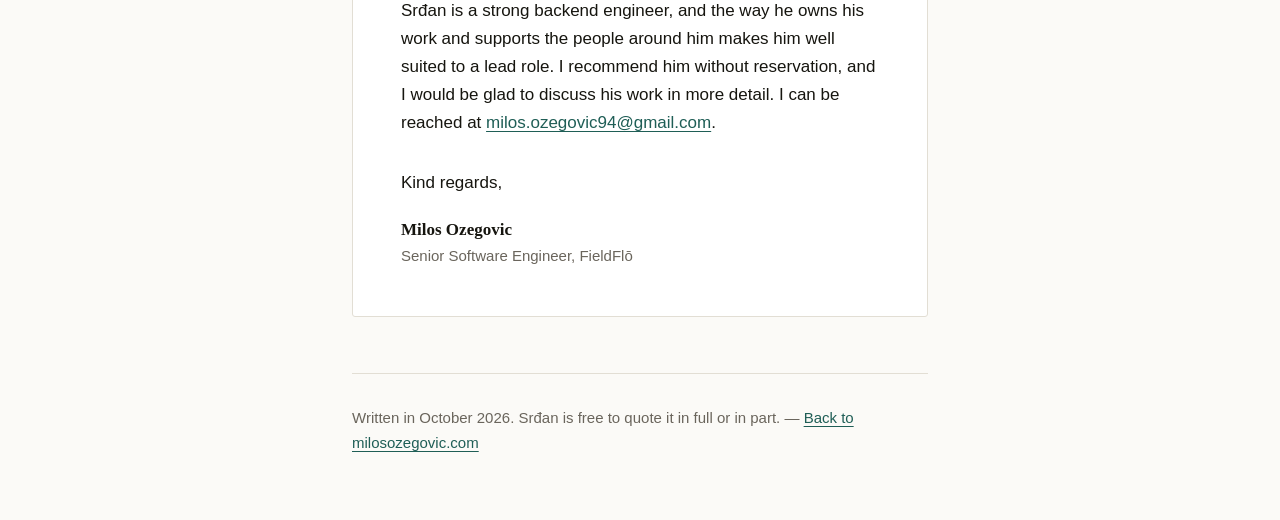
<file: recommendations/srdjan-mis.html>
<!doctype html>
<html lang="en">
<head>
<meta charset="utf-8">
<meta name="viewport" content="width=device-width, initial-scale=1">
<title>Recommendation for Srđan Miš — Milos Ozegovic</title>
<meta name="author" content="Milos Ozegovic">
<meta name="description" content="A letter of recommendation for Srđan Miš, Senior Software Engineer, from his teammate at FieldFlō.">
<link rel="icon" href="/favicon.svg" type="image/svg+xml">
<link rel="stylesheet" href="../styles.css">
</head>
<body>
<a class="skip" href="#main">Skip to content</a>

<div class="article rec">
  <a class="back" href="../index.html">← Milos Ozegovic</a>

  <header class="art-head">
    <p class="k">Recommendation</p>
    <h1>Srđan Miš</h1>
    <p class="stand">A letter of recommendation for my former teammate at
      FieldFlō.</p>
    <div class="art-meta">
      <div>Role<b>Senior Software Engineer</b></div>
      <div>Where<b>FieldFlō</b></div>
      <div>Worked together<b>Feb – Oct 2026</b></div>
      <div>Profile<b><a href="https://www.linkedin.com/in/srdjanmouse/">LinkedIn</a></b></div>
    </div>
    <div class="actions">
      <a href="Srdjan-Mis-Recommendation-Letter.pdf" download>Download the letter (PDF)</a>
      <a href="srdjan-mis-short.html">Short version →</a>
    </div>
  </header>

  <main id="main">
  <article class="sheet">
    <div class="letterhead">
      <b>Milos Ozegovic</b>
      <span><a href="mailto:milos.ozegovic94@gmail.com">milos.ozegovic94@gmail.com</a>
        · <a href="https://milosozegovic.com">milosozegovic.com</a></span>
    </div>

    <p class="date">14 October 2026</p>
    <p class="subj">Recommendation for Srđan Miš</p>

    <p>To whom it may concern,</p>

    <p>I am writing to recommend Srđan Miš. We were Senior Software Engineers
      on the same team at FieldFlō from February 2026, when I joined, until he
      left at the beginning of October 2026. He was already on the team when I
      arrived, and over those eight months we worked on the same parts of the
      portal and reviewed each other's pull requests. I know his work well.</p>

    <p>Srđan owned parts of that portal and led the development of several
      features. The best example is our Semantic Search feature, which he
      implemented. He did not start with the code. He started by finding out
      what the client actually needed, then worked out how the relevant parts
      of our architecture fit together, and only then decided what to add and
      what to remove so the search would be as fast and efficient as possible.
      It met the requirements and was delivered on deadline. Understanding the
      need, then the system, and only then building is what I look for in
      someone leading a feature.</p>

    <p>He has a great deal of experience and knowledge, and it showed in how
      he reviewed code. He put real effort into reviewing pull requests, and
      his comments were never complaints; they were practical advice that made
      the code better. Communication with him was easy. He answered quickly,
      and under pressure he stayed calm and focused.</p>

    <p>He was always ready to help, sometimes even outside working hours if
      he happened to be near his computer, and he always took the time to
      explain things to new colleagues. On top of that, he is friendly and
      approachable: a great teammate, and someone I now count as a friend.</p>

    <p>Srđan is a strong backend engineer, and the way he owns his work and
      supports the people around him makes him well suited to a lead role. I
      recommend him without reservation, and I would be glad to discuss his
      work in more detail. I can be reached at
      <a href="mailto:milos.ozegovic94@gmail.com">milos.ozegovic94@gmail.com</a>.</p>

    <div class="sign">
      <p>Kind regards,</p>
      <b>Milos Ozegovic</b>
      <span>Senior Software Engineer, FieldFlō</span>
    </div>
  </article>
  </main>

  <div class="art-foot">
    <p style="margin:0">Written in October 2026. Srđan is free to quote it in
      full or in part. —
      <a href="../index.html">Back to milosozegovic.com</a></p>
  </div>
</div>
</body>
</html>
</file>
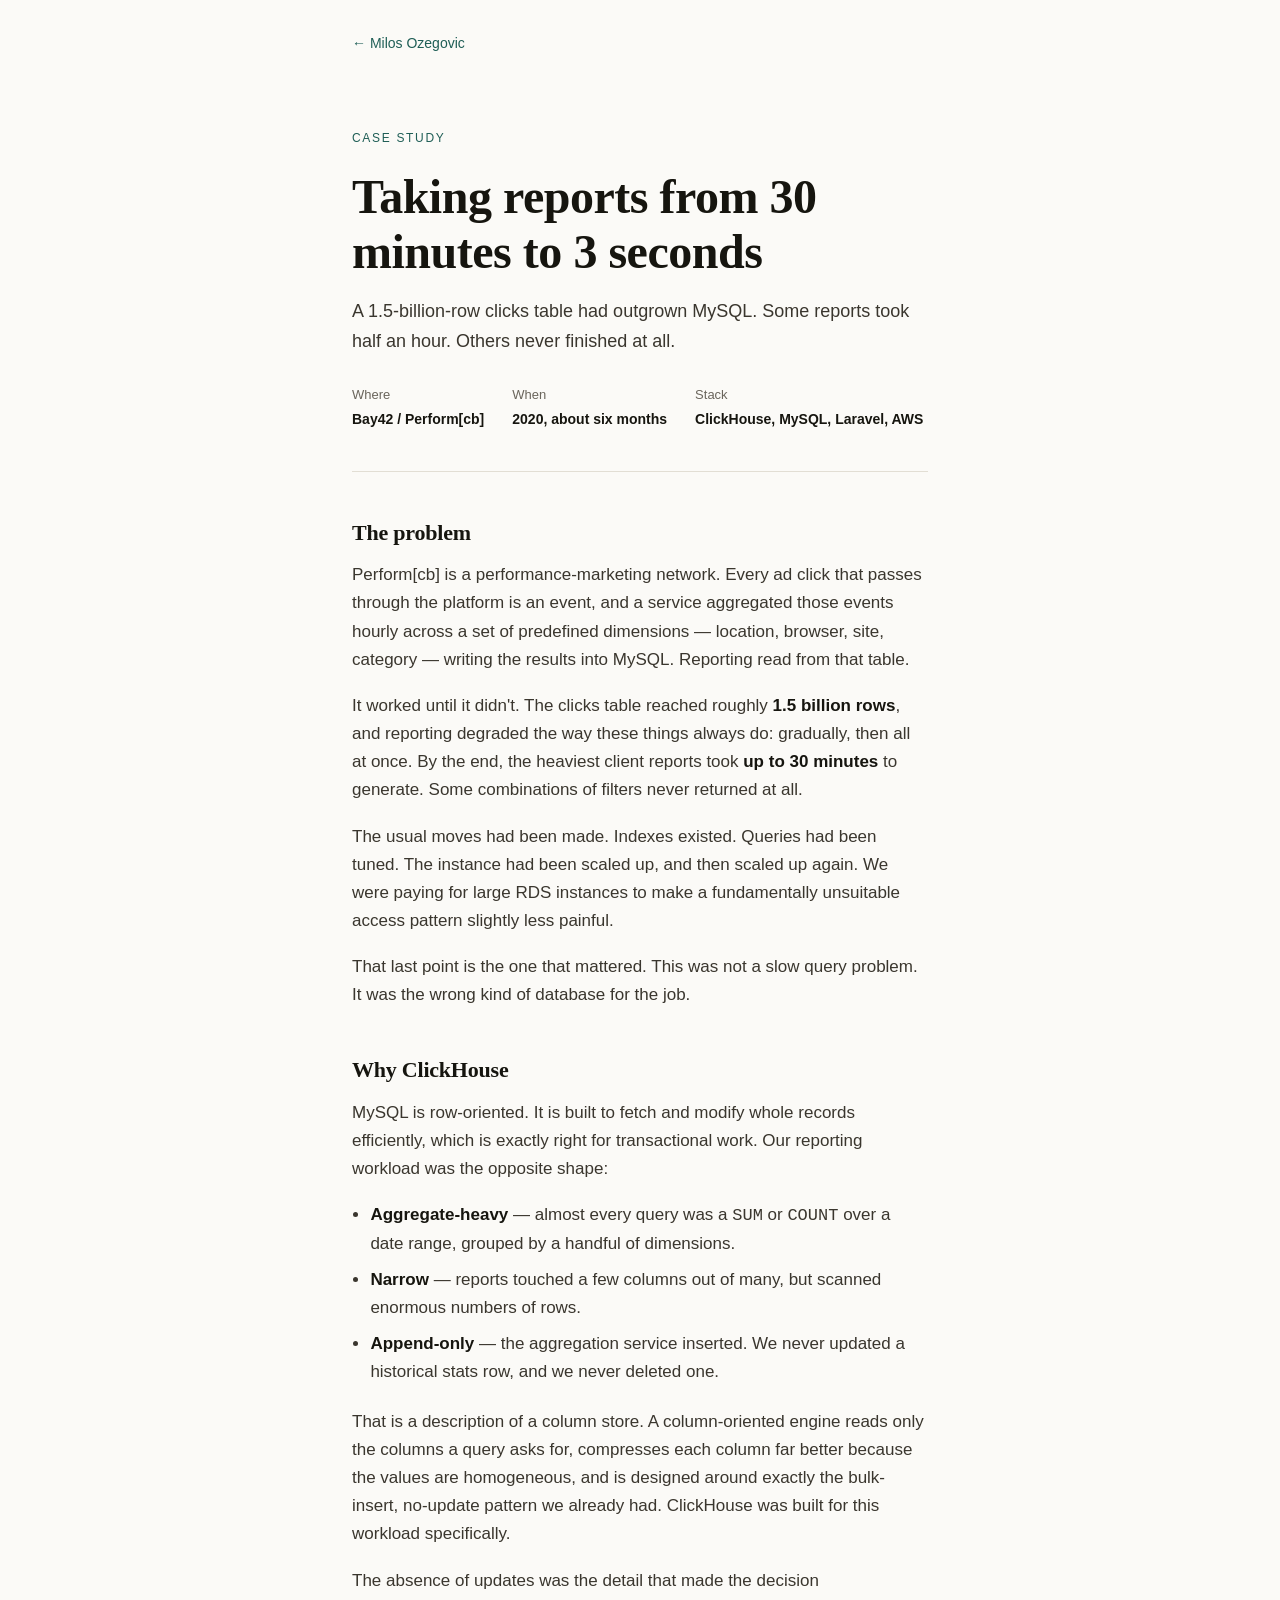
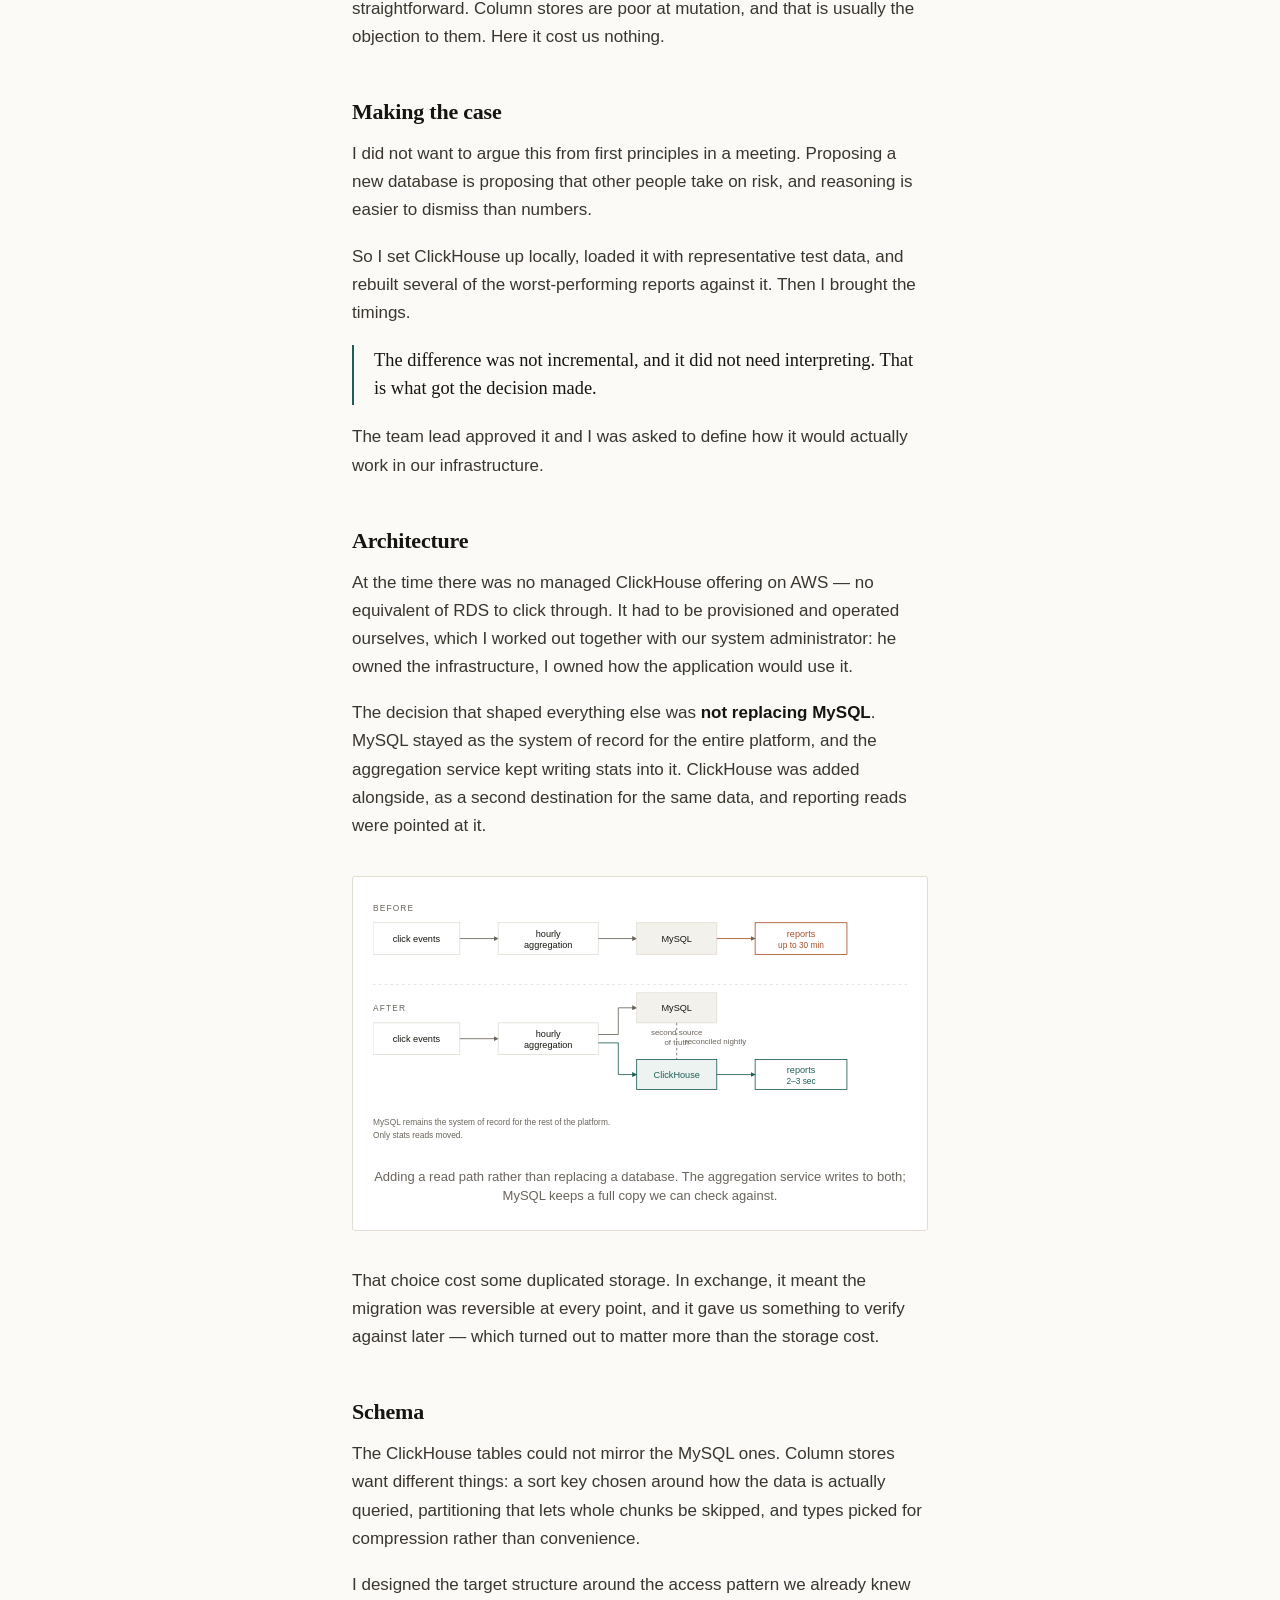
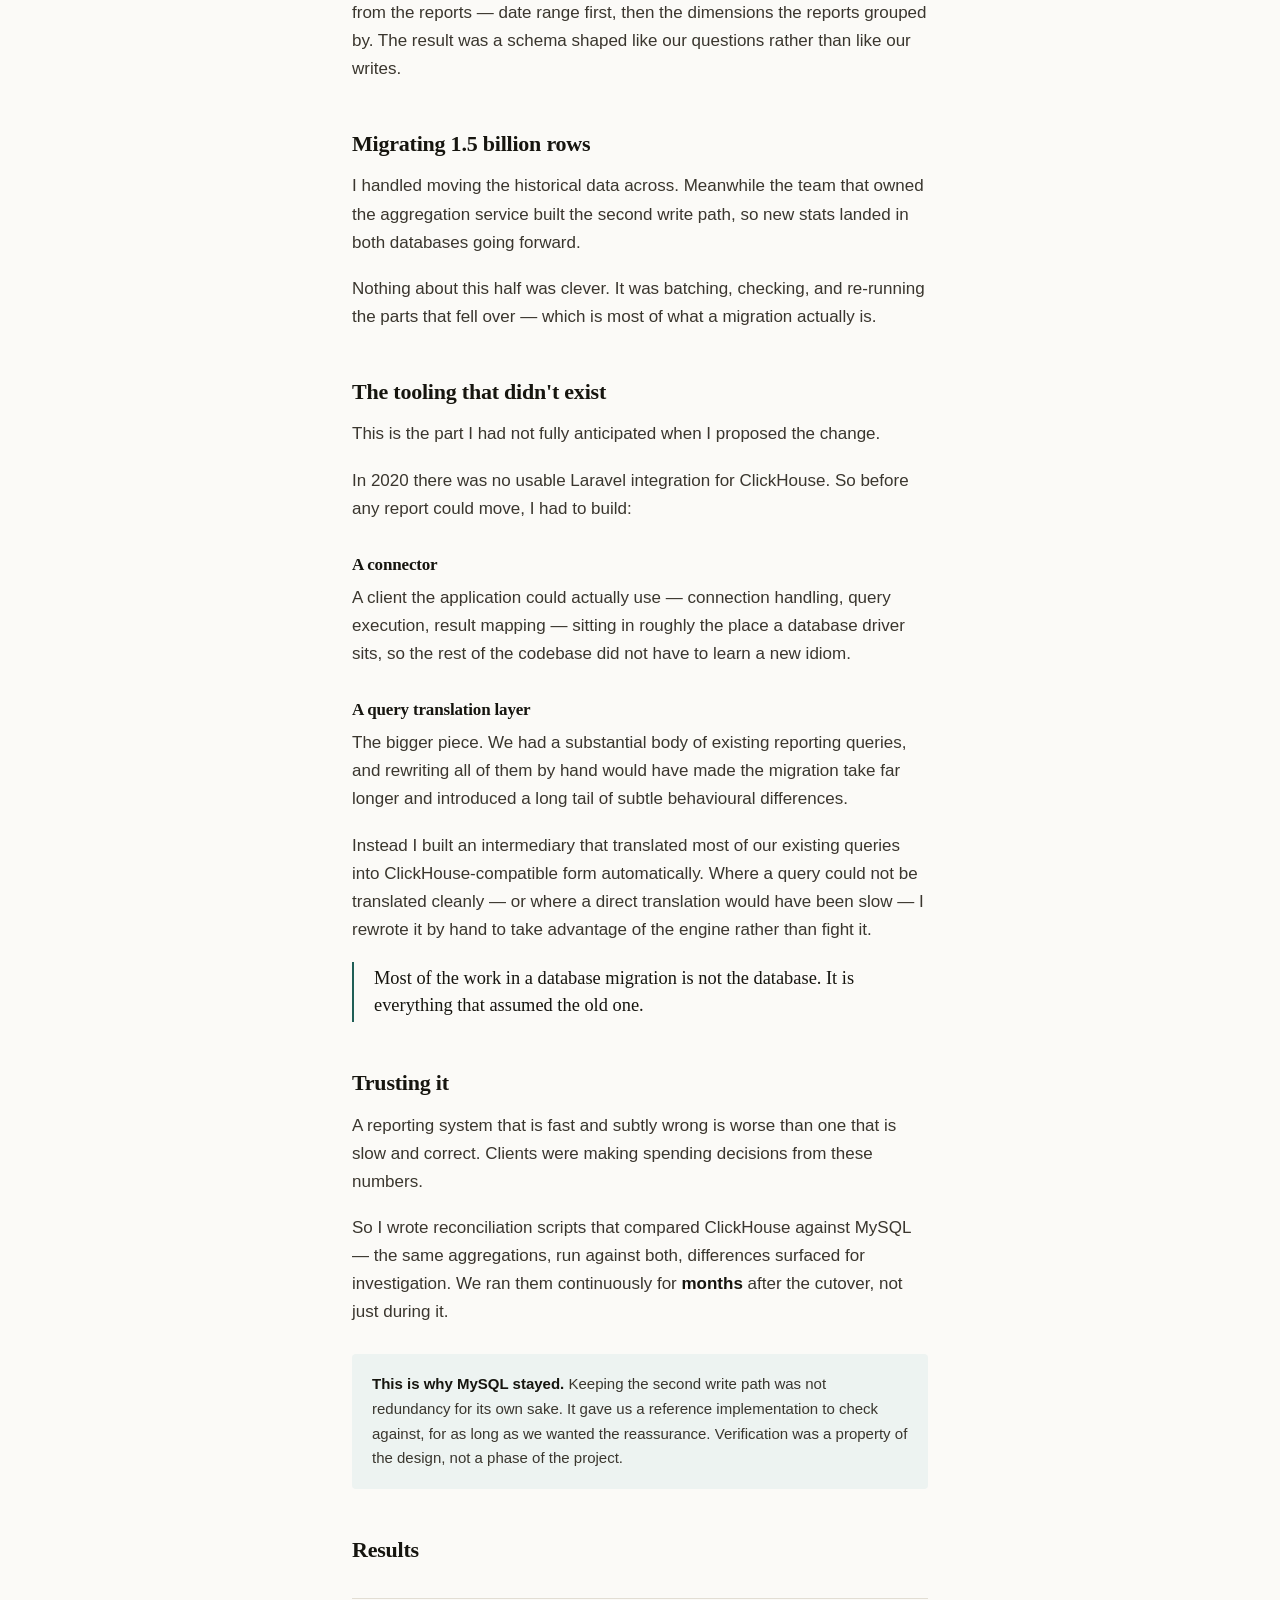
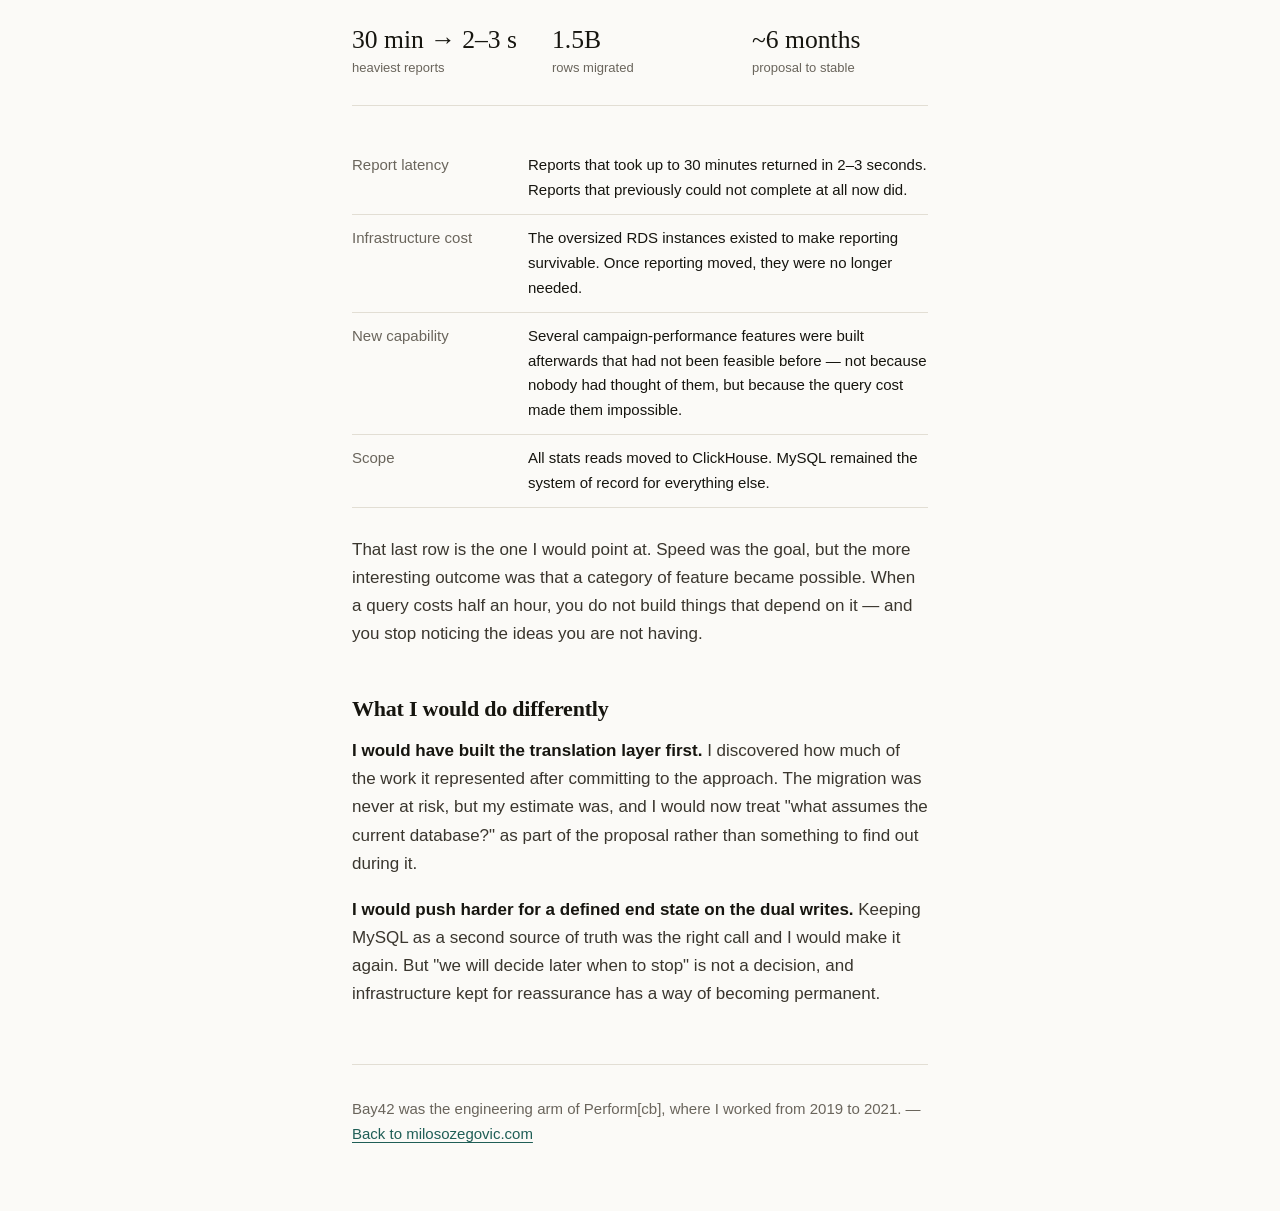
<file: work/clickhouse.html>
<!doctype html>
<html lang="en">
<head>
<meta charset="utf-8">
<meta name="viewport" content="width=device-width, initial-scale=1">
<title>Taking reports from 30 minutes to 3 seconds — Milos Ozegovic</title>
<meta name="author" content="Milos Ozegovic">
<meta name="description" content="Migrating a 1.5-billion-row analytics workload from MySQL to ClickHouse: the proposal, the architecture, the tooling that didn't exist, and how we verified it.">
<link rel="icon" href="/favicon.svg" type="image/svg+xml">
<link rel="stylesheet" href="../styles.css">
</head>
<body>
<a class="skip" href="#main">Skip to content</a>

<div class="article">
  <a class="back" href="../index.html">← Milos Ozegovic</a>

  <header class="art-head">
    <p class="k">Case study</p>
    <h1>Taking reports from 30 minutes to 3 seconds</h1>
    <p class="stand">A 1.5-billion-row clicks table had outgrown MySQL. Some
      reports took half an hour. Others never finished at all.</p>
    <div class="art-meta">
      <div>Where<b>Bay42 / Perform[cb]</b></div>
      <div>When<b>2020, about six months</b></div>
      <div>Stack<b>ClickHouse, MySQL, Laravel, AWS</b></div>
    </div>
  </header>

  <main id="main">

  <h2>The problem</h2>

  <p>Perform[cb] is a performance-marketing network. Every ad click that passes
    through the platform is an event, and a service aggregated those events
    hourly across a set of predefined dimensions — location, browser, site,
    category — writing the results into MySQL. Reporting read from that table.</p>

  <p>It worked until it didn't. The clicks table reached roughly
    <strong>1.5 billion rows</strong>, and reporting degraded the way these
    things always do: gradually, then all at once. By the end, the heaviest
    client reports took <strong>up to 30 minutes</strong> to generate. Some
    combinations of filters never returned at all.</p>

  <p>The usual moves had been made. Indexes existed. Queries had been tuned.
    The instance had been scaled up, and then scaled up again. We were paying
    for large RDS instances to make a fundamentally unsuitable access pattern
    slightly less painful.</p>

  <p>That last point is the one that mattered. This was not a slow query
    problem. It was the wrong kind of database for the job.</p>

  <h2>Why ClickHouse</h2>

  <p>MySQL is row-oriented. It is built to fetch and modify whole records
    efficiently, which is exactly right for transactional work. Our reporting
    workload was the opposite shape:</p>

  <ul>
    <li><strong>Aggregate-heavy</strong> — almost every query was a
      <code>SUM</code> or <code>COUNT</code> over a date range, grouped by a
      handful of dimensions.</li>
    <li><strong>Narrow</strong> — reports touched a few columns out of many,
      but scanned enormous numbers of rows.</li>
    <li><strong>Append-only</strong> — the aggregation service inserted. We
      never updated a historical stats row, and we never deleted one.</li>
  </ul>

  <p>That is a description of a column store. A column-oriented engine reads
    only the columns a query asks for, compresses each column far better
    because the values are homogeneous, and is designed around exactly the
    bulk-insert, no-update pattern we already had. ClickHouse was built for
    this workload specifically.</p>

  <p>The absence of updates was the detail that made the decision
    straightforward. Column stores are poor at mutation, and that is usually
    the objection to them. Here it cost us nothing.</p>

  <h2>Making the case</h2>

  <p>I did not want to argue this from first principles in a meeting. Proposing
    a new database is proposing that other people take on risk, and reasoning
    is easier to dismiss than numbers.</p>

  <p>So I set ClickHouse up locally, loaded it with representative test data,
    and rebuilt several of the worst-performing reports against it. Then I
    brought the timings.</p>

  <p class="pull">The difference was not incremental, and it did not need
    interpreting. That is what got the decision made.</p>

  <p>The team lead approved it and I was asked to define how it would actually
    work in our infrastructure.</p>

  <h2>Architecture</h2>

  <p>At the time there was no managed ClickHouse offering on AWS — no
    equivalent of RDS to click through. It had to be provisioned and operated
    ourselves, which I worked out together with our system administrator: he
    owned the infrastructure, I owned how the application would use it.</p>

  <p>The decision that shaped everything else was <strong>not replacing MySQL</strong>.
    MySQL stayed as the system of record for the entire platform, and the
    aggregation service kept writing stats into it. ClickHouse was added
    alongside, as a second destination for the same data, and reporting reads
    were pointed at it.</p>

  <figure class="diagram">
    <svg viewBox="0 0 640 300" role="img" aria-label="Before, click events flowed through hourly aggregation into MySQL, which served reports slowly. After, the same aggregation writes to both MySQL and ClickHouse, with reports reading from ClickHouse and reconciliation scripts comparing the two.">
      <defs>
        <marker id="ar" viewBox="0 0 10 10" refX="9" refY="5" markerWidth="6"
                markerHeight="6" orient="auto">
          <path d="M0,0 L10,5 L0,10 z" fill="#6A655C"/>
        </marker>
        <marker id="arg" viewBox="0 0 10 10" refX="9" refY="5" markerWidth="6"
                markerHeight="6" orient="auto">
          <path d="M0,0 L10,5 L0,10 z" fill="#1F5E56"/>
        </marker>
      </defs>
      <g font-family="-apple-system,BlinkMacSystemFont,Segoe UI,Helvetica,sans-serif"
         font-size="11" fill="#16150F">

        <text x="0" y="12" font-size="10" fill="#6A655C" letter-spacing="1.4">BEFORE</text>
        <rect x="0" y="26" width="104" height="38" fill="none" stroke="#E2DED4"/>
        <text x="52" y="49" text-anchor="middle">click events</text>
        <line x1="104" y1="45" x2="150" y2="45" stroke="#6A655C" marker-end="url(#ar)"/>
        <rect x="150" y="26" width="120" height="38" fill="none" stroke="#E2DED4"/>
        <text x="210" y="43" text-anchor="middle">hourly</text>
        <text x="210" y="56" text-anchor="middle">aggregation</text>
        <line x1="270" y1="45" x2="316" y2="45" stroke="#6A655C" marker-end="url(#ar)"/>
        <rect x="316" y="26" width="96" height="38" fill="#F3F1EC" stroke="#E2DED4"/>
        <text x="364" y="49" text-anchor="middle">MySQL</text>
        <line x1="412" y1="45" x2="458" y2="45" stroke="#A8502A" marker-end="url(#ar)"/>
        <rect x="458" y="26" width="110" height="38" fill="none" stroke="#A8502A"/>
        <text x="513" y="43" text-anchor="middle" fill="#A8502A">reports</text>
        <text x="513" y="56" text-anchor="middle" fill="#A8502A" font-size="10">up to 30 min</text>

        <line x1="0" y1="100" x2="640" y2="100" stroke="#E2DED4" stroke-dasharray="3 4"/>

        <text x="0" y="132" font-size="10" fill="#6A655C" letter-spacing="1.4">AFTER</text>
        <rect x="0" y="146" width="104" height="38" fill="none" stroke="#E2DED4"/>
        <text x="52" y="169" text-anchor="middle">click events</text>
        <line x1="104" y1="165" x2="150" y2="165" stroke="#6A655C" marker-end="url(#ar)"/>
        <rect x="150" y="146" width="120" height="38" fill="none" stroke="#E2DED4"/>
        <text x="210" y="163" text-anchor="middle">hourly</text>
        <text x="210" y="176" text-anchor="middle">aggregation</text>

        <path d="M270,160 L294,160 L294,128 L316,128" fill="none" stroke="#6A655C" marker-end="url(#ar)"/>
        <path d="M270,170 L294,170 L294,208 L316,208" fill="none" stroke="#1F5E56" marker-end="url(#arg)"/>

        <rect x="316" y="110" width="96" height="36" fill="#F3F1EC" stroke="#E2DED4"/>
        <text x="364" y="132" text-anchor="middle">MySQL</text>
        <text x="364" y="160" text-anchor="middle" font-size="9.5" fill="#6A655C">second source</text>
        <text x="364" y="172" text-anchor="middle" font-size="9.5" fill="#6A655C">of truth</text>

        <rect x="316" y="190" width="96" height="36" fill="#EDF3F1" stroke="#1F5E56"/>
        <text x="364" y="212" text-anchor="middle" fill="#1F5E56">ClickHouse</text>

        <line x1="412" y1="208" x2="458" y2="208" stroke="#1F5E56" marker-end="url(#arg)"/>
        <rect x="458" y="190" width="110" height="36" fill="none" stroke="#1F5E56"/>
        <text x="513" y="206" text-anchor="middle" fill="#1F5E56">reports</text>
        <text x="513" y="219" text-anchor="middle" fill="#1F5E56" font-size="10">2–3 sec</text>

        <path d="M364,146 L364,190" stroke="#6A655C" stroke-dasharray="3 3" fill="none"/>
        <text x="374" y="171" font-size="9.5" fill="#6A655C">reconciled nightly</text>

        <text x="0" y="268" font-size="10" fill="#6A655C">MySQL remains the system of record for the rest of the platform.</text>
        <text x="0" y="284" font-size="10" fill="#6A655C">Only stats reads moved.</text>
      </g>
    </svg>
    <figcaption>Adding a read path rather than replacing a database. The
      aggregation service writes to both; MySQL keeps a full copy we can check
      against.</figcaption>
  </figure>

  <p>That choice cost some duplicated storage. In exchange, it meant the
    migration was reversible at every point, and it gave us something to
    verify against later — which turned out to matter more than the storage
    cost.</p>

  <h2>Schema</h2>

  <p>The ClickHouse tables could not mirror the MySQL ones. Column stores want
    different things: a sort key chosen around how the data is actually
    queried, partitioning that lets whole chunks be skipped, and types picked
    for compression rather than convenience.</p>

  <p>I designed the target structure around the access pattern we already knew
    from the reports — date range first, then the dimensions the reports
    grouped by. The result was a schema shaped like our questions rather than
    like our writes.</p>

  <h2>Migrating 1.5 billion rows</h2>

  <p>I handled moving the historical data across. Meanwhile the team that owned
    the aggregation service built the second write path, so new stats landed in
    both databases going forward.</p>

  <p>Nothing about this half was clever. It was batching, checking, and
    re-running the parts that fell over — which is most of what a migration
    actually is.</p>

  <h2>The tooling that didn't exist</h2>

  <p>This is the part I had not fully anticipated when I proposed the change.</p>

  <p>In 2020 there was no usable Laravel integration for ClickHouse. So before
    any report could move, I had to build:</p>

  <h3>A connector</h3>
  <p>A client the application could actually use — connection handling, query
    execution, result mapping — sitting in roughly the place a database driver
    sits, so the rest of the codebase did not have to learn a new idiom.</p>

  <h3>A query translation layer</h3>
  <p>The bigger piece. We had a substantial body of existing reporting queries,
    and rewriting all of them by hand would have made the migration take far
    longer and introduced a long tail of subtle behavioural differences.</p>

  <p>Instead I built an intermediary that translated most of our existing
    queries into ClickHouse-compatible form automatically. Where a query could
    not be translated cleanly — or where a direct translation would have been
    slow — I rewrote it by hand to take advantage of the engine rather than
    fight it.</p>

  <p class="pull">Most of the work in a database migration is not the database.
    It is everything that assumed the old one.</p>

  <h2>Trusting it</h2>

  <p>A reporting system that is fast and subtly wrong is worse than one that is
    slow and correct. Clients were making spending decisions from these
    numbers.</p>

  <p>So I wrote reconciliation scripts that compared ClickHouse against MySQL —
    the same aggregations, run against both, differences surfaced for
    investigation. We ran them continuously for <strong>months</strong> after
    the cutover, not just during it.</p>

  <div class="note">
    <p style="margin:0"><b>This is why MySQL stayed.</b> Keeping the second
      write path was not redundancy for its own sake. It gave us a reference
      implementation to check against, for as long as we wanted the
      reassurance. Verification was a property of the design, not a phase of
      the project.</p>
  </div>

  <h2>Results</h2>

  <div class="numbers">
    <div><div class="n">30 min → 2–3 s</div><div class="l">heaviest reports</div></div>
    <div><div class="n">1.5B</div><div class="l">rows migrated</div></div>
    <div><div class="n">~6 months</div><div class="l">proposal to stable</div></div>
  </div>

  <table class="kv">
    <tr><td>Report latency</td><td>Reports that took up to 30 minutes returned in 2–3 seconds. Reports that previously could not complete at all now did.</td></tr>
    <tr><td>Infrastructure cost</td><td>The oversized RDS instances existed to make reporting survivable. Once reporting moved, they were no longer needed.</td></tr>
    <tr><td>New capability</td><td>Several campaign-performance features were built afterwards that had not been feasible before — not because nobody had thought of them, but because the query cost made them impossible.</td></tr>
    <tr><td>Scope</td><td>All stats reads moved to ClickHouse. MySQL remained the system of record for everything else.</td></tr>
  </table>

  <p>That last row is the one I would point at. Speed was the goal, but the
    more interesting outcome was that a category of feature became possible.
    When a query costs half an hour, you do not build things that depend on
    it — and you stop noticing the ideas you are not having.</p>

  <h2>What I would do differently</h2>

  <p><strong>I would have built the translation layer first.</strong> I
    discovered how much of the work it represented after committing to the
    approach. The migration was never at risk, but my estimate was, and I would
    now treat "what assumes the current database?" as part of the proposal
    rather than something to find out during it.</p>

  <p><strong>I would push harder for a defined end state on the dual writes.</strong>
    Keeping MySQL as a second source of truth was the right call and I would
    make it again. But "we will decide later when to stop" is not a decision,
    and infrastructure kept for reassurance has a way of becoming permanent.</p>

  </main>

  <div class="art-foot">
    <p style="margin:0">Bay42 was the engineering arm of Perform[cb], where I
      worked from 2019 to 2021. —
      <a href="../index.html">Back to milosozegovic.com</a></p>
  </div>
</div>
</body>
</html>
</file>
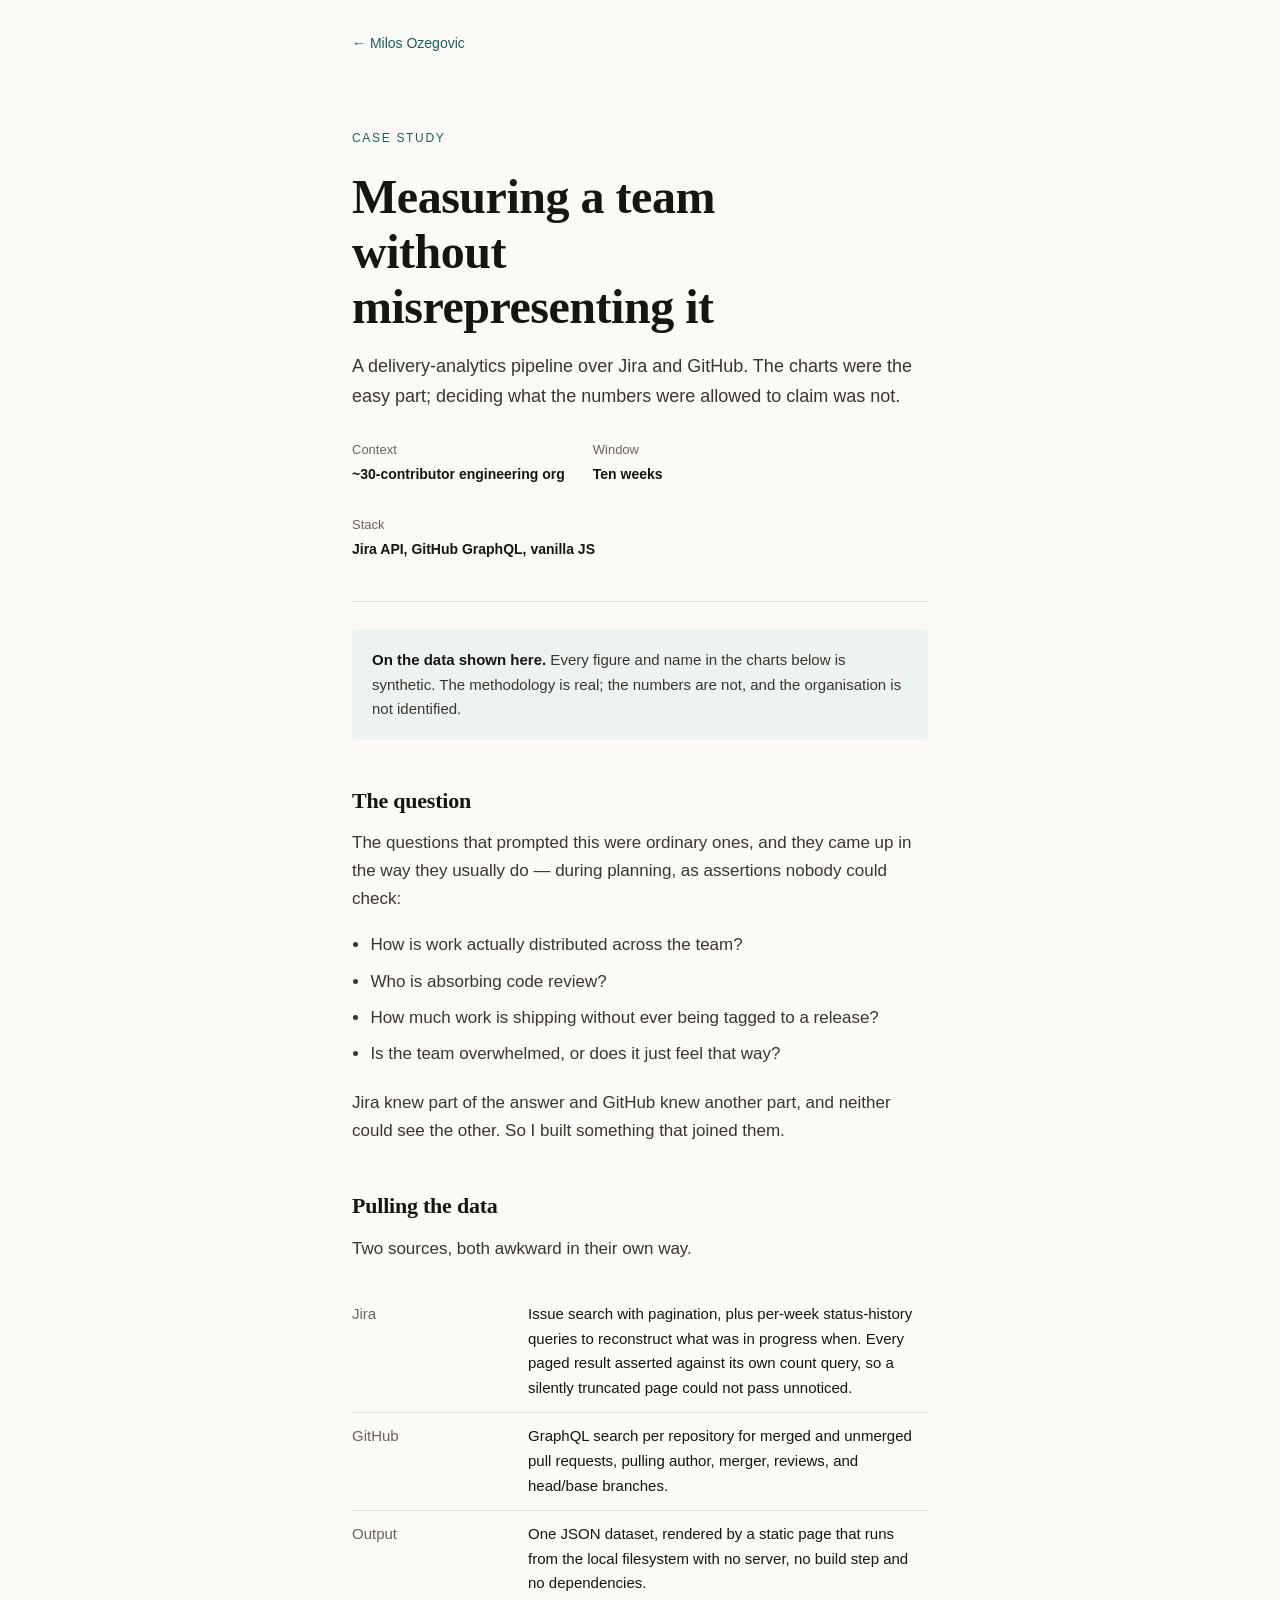
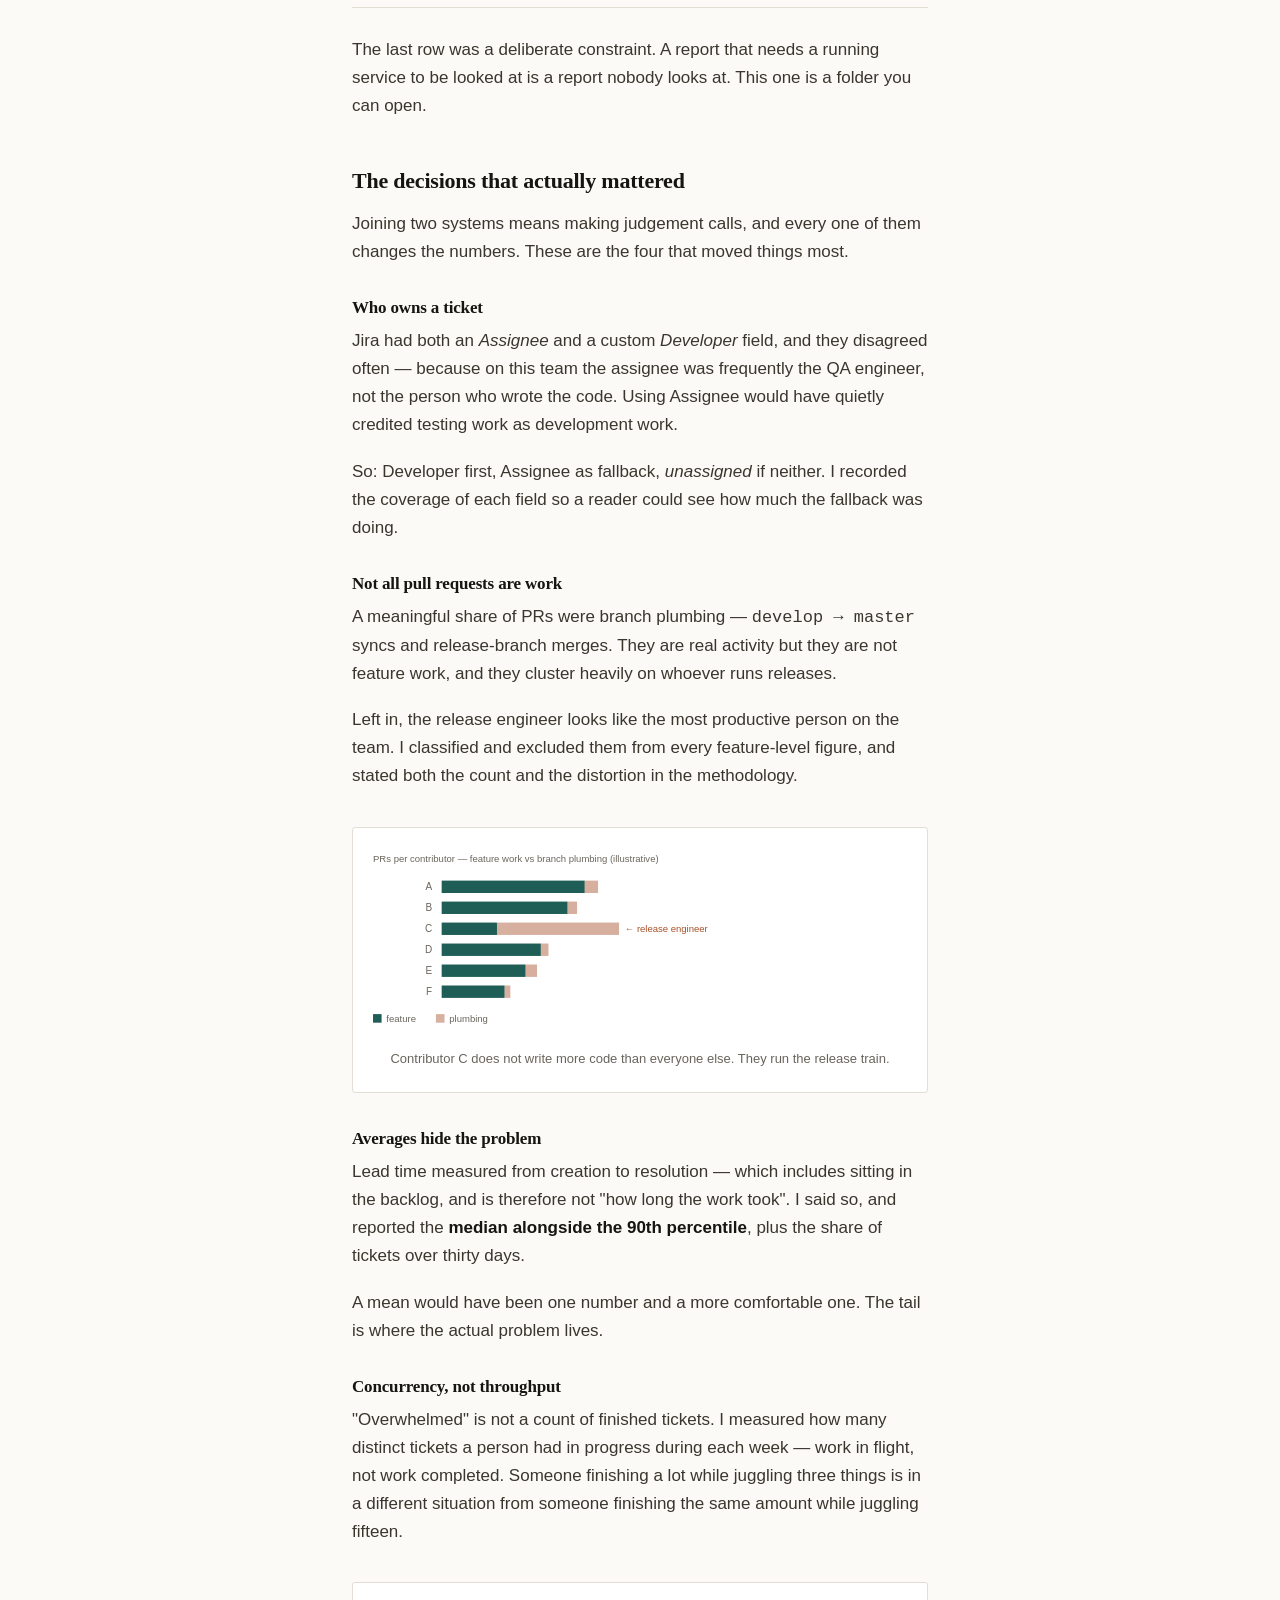
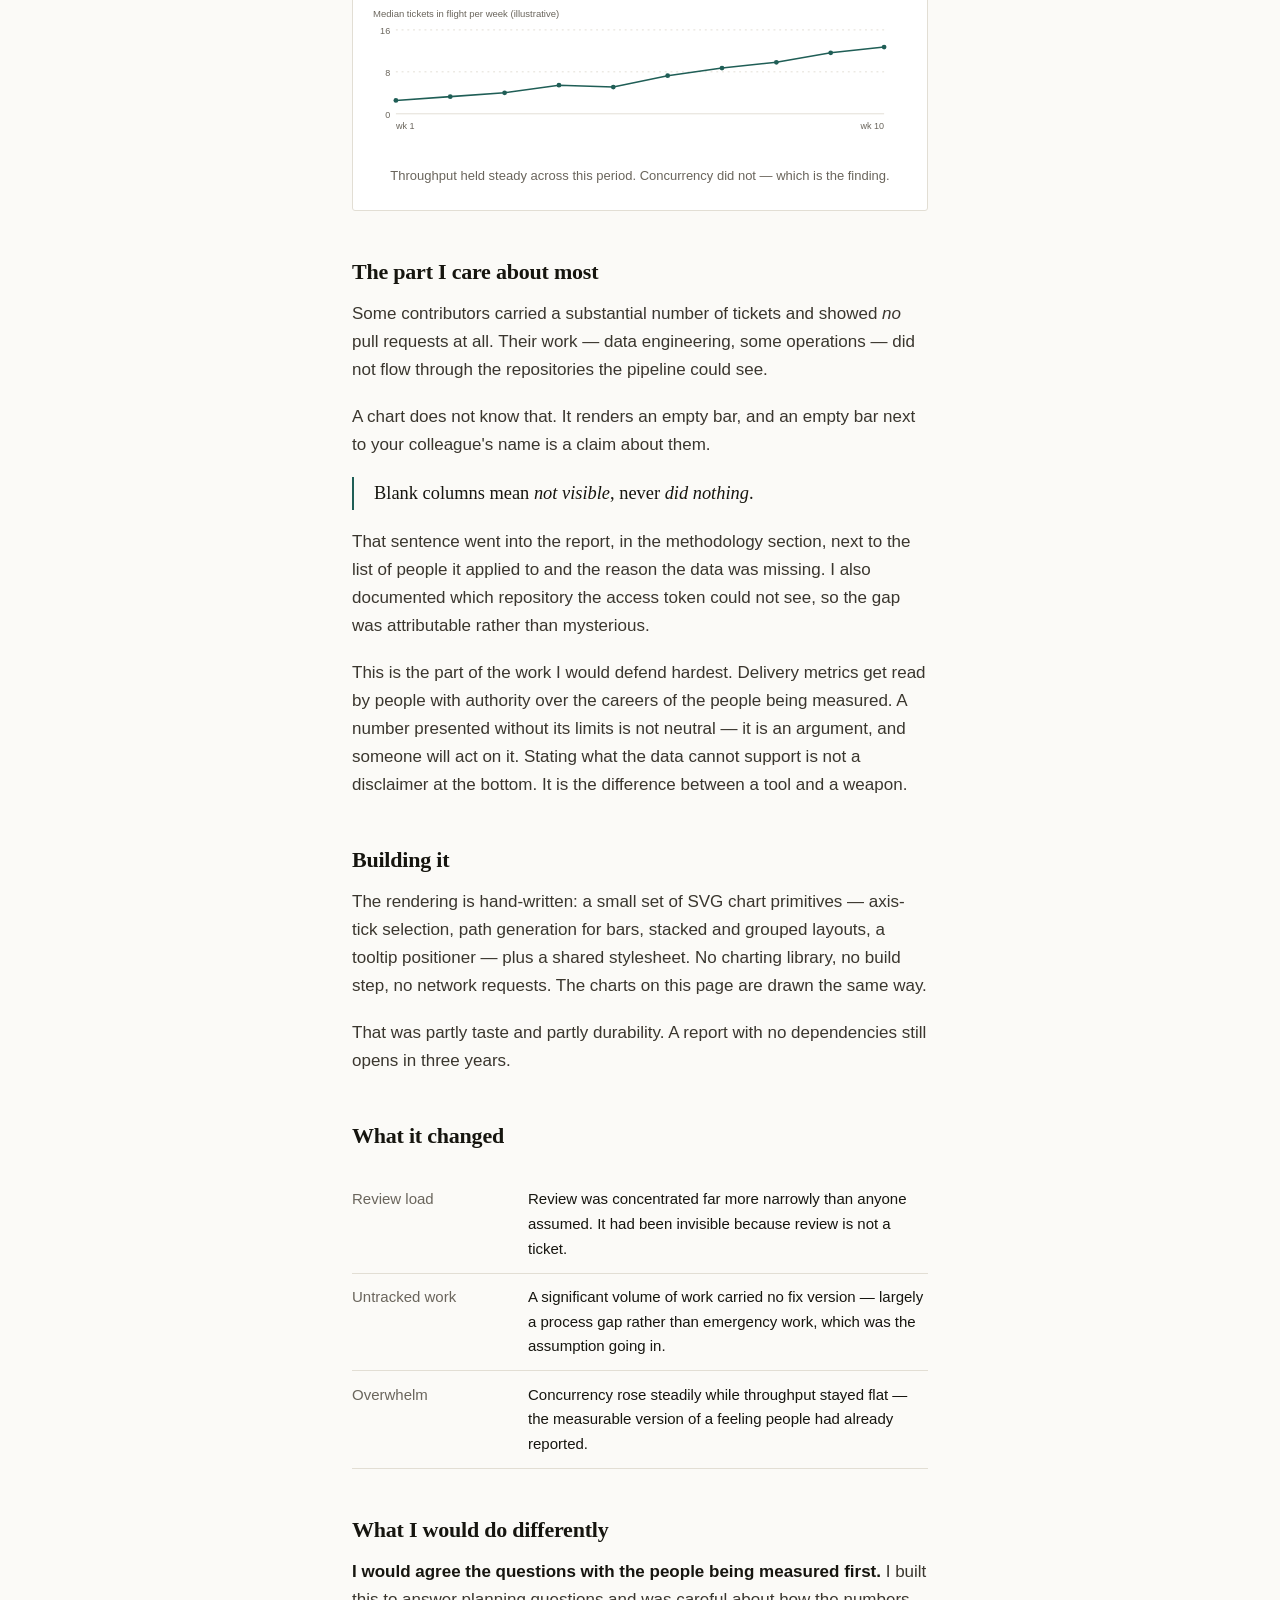
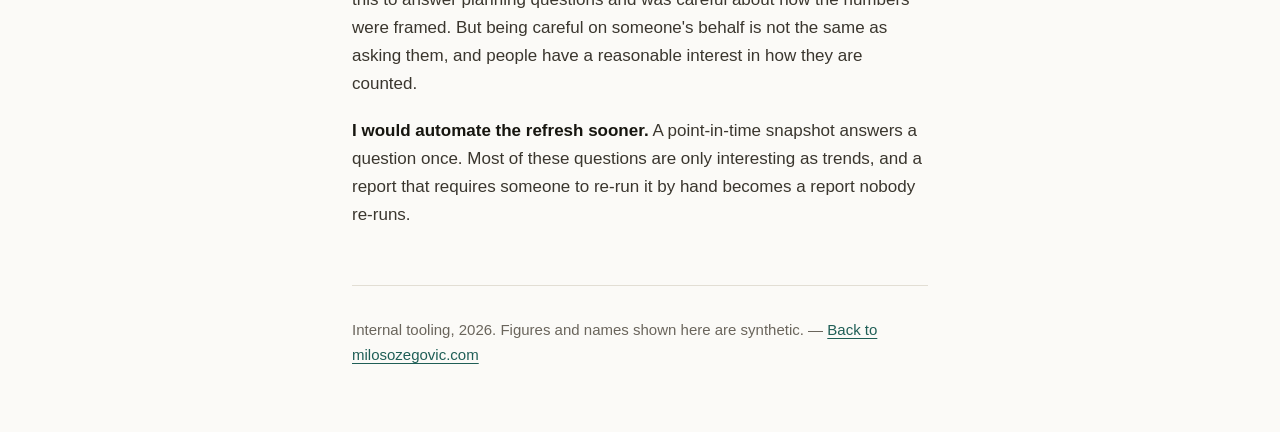
<file: work/engineering-analytics.html>
<!doctype html>
<html lang="en">
<head>
<meta charset="utf-8">
<meta name="viewport" content="width=device-width, initial-scale=1">
<title>Measuring a team without misrepresenting it — Milos Ozegovic</title>
<meta name="author" content="Milos Ozegovic">
<meta name="description" content="Building a delivery-analytics pipeline over Jira and GitHub — and the caveats that keep the numbers honest.">
<link rel="icon" href="/favicon.svg" type="image/svg+xml">
<link rel="stylesheet" href="../styles.css">
</head>
<body>
<a class="skip" href="#main">Skip to content</a>

<div class="article">
  <a class="back" href="../index.html">← Milos Ozegovic</a>

  <header class="art-head">
    <p class="k">Case study</p>
    <h1>Measuring a team without misrepresenting it</h1>
    <p class="stand">A delivery-analytics pipeline over Jira and GitHub. The
      charts were the easy part; deciding what the numbers were allowed to
      claim was not.</p>
    <div class="art-meta">
      <div>Context<b>~30-contributor engineering org</b></div>
      <div>Window<b>Ten weeks</b></div>
      <div>Stack<b>Jira API, GitHub GraphQL, vanilla JS</b></div>
    </div>
  </header>

  <main id="main">

  <div class="note">
    <p style="margin:0"><b>On the data shown here.</b> Every figure and name in
      the charts below is synthetic. The methodology is real; the numbers are
      not, and the organisation is not identified.</p>
  </div>

  <h2>The question</h2>

  <p>The questions that prompted this were ordinary ones, and they came up in
    the way they usually do — during planning, as assertions nobody could
    check:</p>

  <ul>
    <li>How is work actually distributed across the team?</li>
    <li>Who is absorbing code review?</li>
    <li>How much work is shipping without ever being tagged to a release?</li>
    <li>Is the team overwhelmed, or does it just feel that way?</li>
  </ul>

  <p>Jira knew part of the answer and GitHub knew another part, and neither
    could see the other. So I built something that joined them.</p>

  <h2>Pulling the data</h2>

  <p>Two sources, both awkward in their own way.</p>

  <table class="kv">
    <tr><td>Jira</td><td>Issue search with pagination, plus per-week status-history queries to reconstruct what was in progress when. Every paged result asserted against its own count query, so a silently truncated page could not pass unnoticed.</td></tr>
    <tr><td>GitHub</td><td>GraphQL search per repository for merged and unmerged pull requests, pulling author, merger, reviews, and head/base branches.</td></tr>
    <tr><td>Output</td><td>One JSON dataset, rendered by a static page that runs from the local filesystem with no server, no build step and no dependencies.</td></tr>
  </table>

  <p>The last row was a deliberate constraint. A report that needs a running
    service to be looked at is a report nobody looks at. This one is a folder
    you can open.</p>

  <h2>The decisions that actually mattered</h2>

  <p>Joining two systems means making judgement calls, and every one of them
    changes the numbers. These are the four that moved things most.</p>

  <h3>Who owns a ticket</h3>
  <p>Jira had both an <em>Assignee</em> and a custom <em>Developer</em> field,
    and they disagreed often — because on this team the assignee was frequently
    the QA engineer, not the person who wrote the code. Using Assignee would
    have quietly credited testing work as development work.</p>
  <p>So: Developer first, Assignee as fallback, <em>unassigned</em> if neither.
    I recorded the coverage of each field so a reader could see how much the
    fallback was doing.</p>

  <h3>Not all pull requests are work</h3>
  <p>A meaningful share of PRs were branch plumbing — <code>develop → master</code>
    syncs and release-branch merges. They are real activity but they are not
    feature work, and they cluster heavily on whoever runs releases.</p>
  <p>Left in, the release engineer looks like the most productive person on the
    team. I classified and excluded them from every feature-level figure, and
    stated both the count and the distortion in the methodology.</p>

  <figure class="diagram">
    <svg viewBox="0 0 560 190" role="img" aria-label="Illustrative chart: pull requests per contributor, split between feature work and branch plumbing. One contributor's total is dominated by plumbing.">
      <g font-family="-apple-system,BlinkMacSystemFont,Segoe UI,Helvetica,sans-serif" font-size="10.5">
        <text x="0" y="10" fill="#6A655C" font-size="10">PRs per contributor — feature work vs branch plumbing (illustrative)</text>
        <g transform="translate(0,26)">
          <g fill="#1F5E56">
            <rect x="72" y="4"   width="150" height="13"/>
            <rect x="72" y="26"  width="132" height="13"/>
            <rect x="72" y="48"  width="58"  height="13"/>
            <rect x="72" y="70"  width="104" height="13"/>
            <rect x="72" y="92"  width="88"  height="13"/>
            <rect x="72" y="114" width="66"  height="13"/>
          </g>
          <g fill="#A8502A" opacity=".45">
            <rect x="222" y="4"   width="14"  height="13"/>
            <rect x="204" y="26"  width="10"  height="13"/>
            <rect x="130" y="48"  width="128" height="13"/>
            <rect x="176" y="70"  width="8"   height="13"/>
            <rect x="160" y="92"  width="12"  height="13"/>
            <rect x="138" y="114" width="6"   height="13"/>
          </g>
          <g fill="#6A655C" text-anchor="end">
            <text x="62" y="14">A</text><text x="62" y="36">B</text>
            <text x="62" y="58">C</text><text x="62" y="80">D</text>
            <text x="62" y="102">E</text><text x="62" y="124">F</text>
          </g>
          <text x="264" y="58" fill="#A8502A" font-size="10">← release engineer</text>
        </g>
        <g transform="translate(0,178)" font-size="10" fill="#6A655C">
          <rect x="0" y="-8" width="9" height="9" fill="#1F5E56"/>
          <text x="14" y="0">feature</text>
          <rect x="66" y="-8" width="9" height="9" fill="#A8502A" opacity=".45"/>
          <text x="80" y="0">plumbing</text>
        </g>
      </g>
    </svg>
    <figcaption>Contributor C does not write more code than everyone else. They
      run the release train.</figcaption>
  </figure>

  <h3>Averages hide the problem</h3>
  <p>Lead time measured from creation to resolution — which includes sitting in
    the backlog, and is therefore not "how long the work took". I said so, and
    reported the <strong>median alongside the 90th percentile</strong>, plus
    the share of tickets over thirty days.</p>
  <p>A mean would have been one number and a more comfortable one. The tail is
    where the actual problem lives.</p>

  <h3>Concurrency, not throughput</h3>
  <p>"Overwhelmed" is not a count of finished tickets. I measured how many
    distinct tickets a person had in progress during each week — work in
    flight, not work completed. Someone finishing a lot while juggling three
    things is in a different situation from someone finishing the same amount
    while juggling fifteen.</p>

  <figure class="diagram">
    <svg viewBox="0 0 560 150" role="img" aria-label="Illustrative chart: weekly work in flight per contributor over ten weeks, showing a rising trend.">
      <g font-family="-apple-system,BlinkMacSystemFont,Segoe UI,Helvetica,sans-serif" font-size="10.5">
        <text x="0" y="10" fill="#6A655C" font-size="10">Median tickets in flight per week (illustrative)</text>
        <g transform="translate(24,24)">
          <line x1="0" y1="88" x2="512" y2="88" stroke="#E2DED4"/>
          <line x1="0" y1="44" x2="512" y2="44" stroke="#E2DED4" stroke-dasharray="2 4"/>
          <line x1="0" y1="0"  x2="512" y2="0"  stroke="#E2DED4" stroke-dasharray="2 4"/>
          <polyline points="0,74 57,70 114,66 171,58 228,60 285,48 342,40 399,34 456,24 512,18"
            fill="none" stroke="#1F5E56" stroke-width="1.6"/>
          <g fill="#1F5E56">
            <circle cx="0" cy="74" r="2.5"/><circle cx="57" cy="70" r="2.5"/>
            <circle cx="114" cy="66" r="2.5"/><circle cx="171" cy="58" r="2.5"/>
            <circle cx="228" cy="60" r="2.5"/><circle cx="285" cy="48" r="2.5"/>
            <circle cx="342" cy="40" r="2.5"/><circle cx="399" cy="34" r="2.5"/>
            <circle cx="456" cy="24" r="2.5"/><circle cx="512" cy="18" r="2.5"/>
          </g>
          <text x="-6" y="92" text-anchor="end" fill="#6A655C" font-size="9.5">0</text>
          <text x="-6" y="48" text-anchor="end" fill="#6A655C" font-size="9.5">8</text>
          <text x="-6" y="4"  text-anchor="end" fill="#6A655C" font-size="9.5">16</text>
          <text x="0" y="104" fill="#6A655C" font-size="9.5">wk 1</text>
          <text x="512" y="104" text-anchor="end" fill="#6A655C" font-size="9.5">wk 10</text>
        </g>
      </g>
    </svg>
    <figcaption>Throughput held steady across this period. Concurrency did not —
      which is the finding.</figcaption>
  </figure>

  <h2>The part I care about most</h2>

  <p>Some contributors carried a substantial number of tickets and showed
    <em>no</em> pull requests at all. Their work — data engineering, some
    operations — did not flow through the repositories the pipeline could see.</p>

  <p>A chart does not know that. It renders an empty bar, and an empty bar next
    to your colleague's name is a claim about them.</p>

  <p class="pull">Blank columns mean <em>not visible</em>, never <em>did nothing</em>.</p>

  <p>That sentence went into the report, in the methodology section, next to
    the list of people it applied to and the reason the data was missing. I
    also documented which repository the access token could not see, so the gap
    was attributable rather than mysterious.</p>

  <p>This is the part of the work I would defend hardest. Delivery metrics get
    read by people with authority over the careers of the people being
    measured. A number presented without its limits is not neutral — it is an
    argument, and someone will act on it. Stating what the data cannot support
    is not a disclaimer at the bottom. It is the difference between a tool and
    a weapon.</p>

  <h2>Building it</h2>

  <p>The rendering is hand-written: a small set of SVG chart primitives —
    axis-tick selection, path generation for bars, stacked and grouped layouts,
    a tooltip positioner — plus a shared stylesheet. No charting library, no
    build step, no network requests. The charts on this page are drawn the same
    way.</p>

  <p>That was partly taste and partly durability. A report with no dependencies
    still opens in three years.</p>

  <h2>What it changed</h2>

  <table class="kv">
    <tr><td>Review load</td><td>Review was concentrated far more narrowly than anyone assumed. It had been invisible because review is not a ticket.</td></tr>
    <tr><td>Untracked work</td><td>A significant volume of work carried no fix version — largely a process gap rather than emergency work, which was the assumption going in.</td></tr>
    <tr><td>Overwhelm</td><td>Concurrency rose steadily while throughput stayed flat — the measurable version of a feeling people had already reported.</td></tr>
  </table>

  <h2>What I would do differently</h2>

  <p><strong>I would agree the questions with the people being measured first.</strong>
    I built this to answer planning questions and was careful about how the
    numbers were framed. But being careful on someone's behalf is not the same
    as asking them, and people have a reasonable interest in how they are
    counted.</p>

  <p><strong>I would automate the refresh sooner.</strong> A point-in-time
    snapshot answers a question once. Most of these questions are only
    interesting as trends, and a report that requires someone to re-run it by
    hand becomes a report nobody re-runs.</p>

  </main>

  <div class="art-foot">
    <p style="margin:0">Internal tooling, 2026. Figures and names shown here are
      synthetic. — <a href="../index.html">Back to milosozegovic.com</a></p>
  </div>
</div>
</body>
</html>
</file>
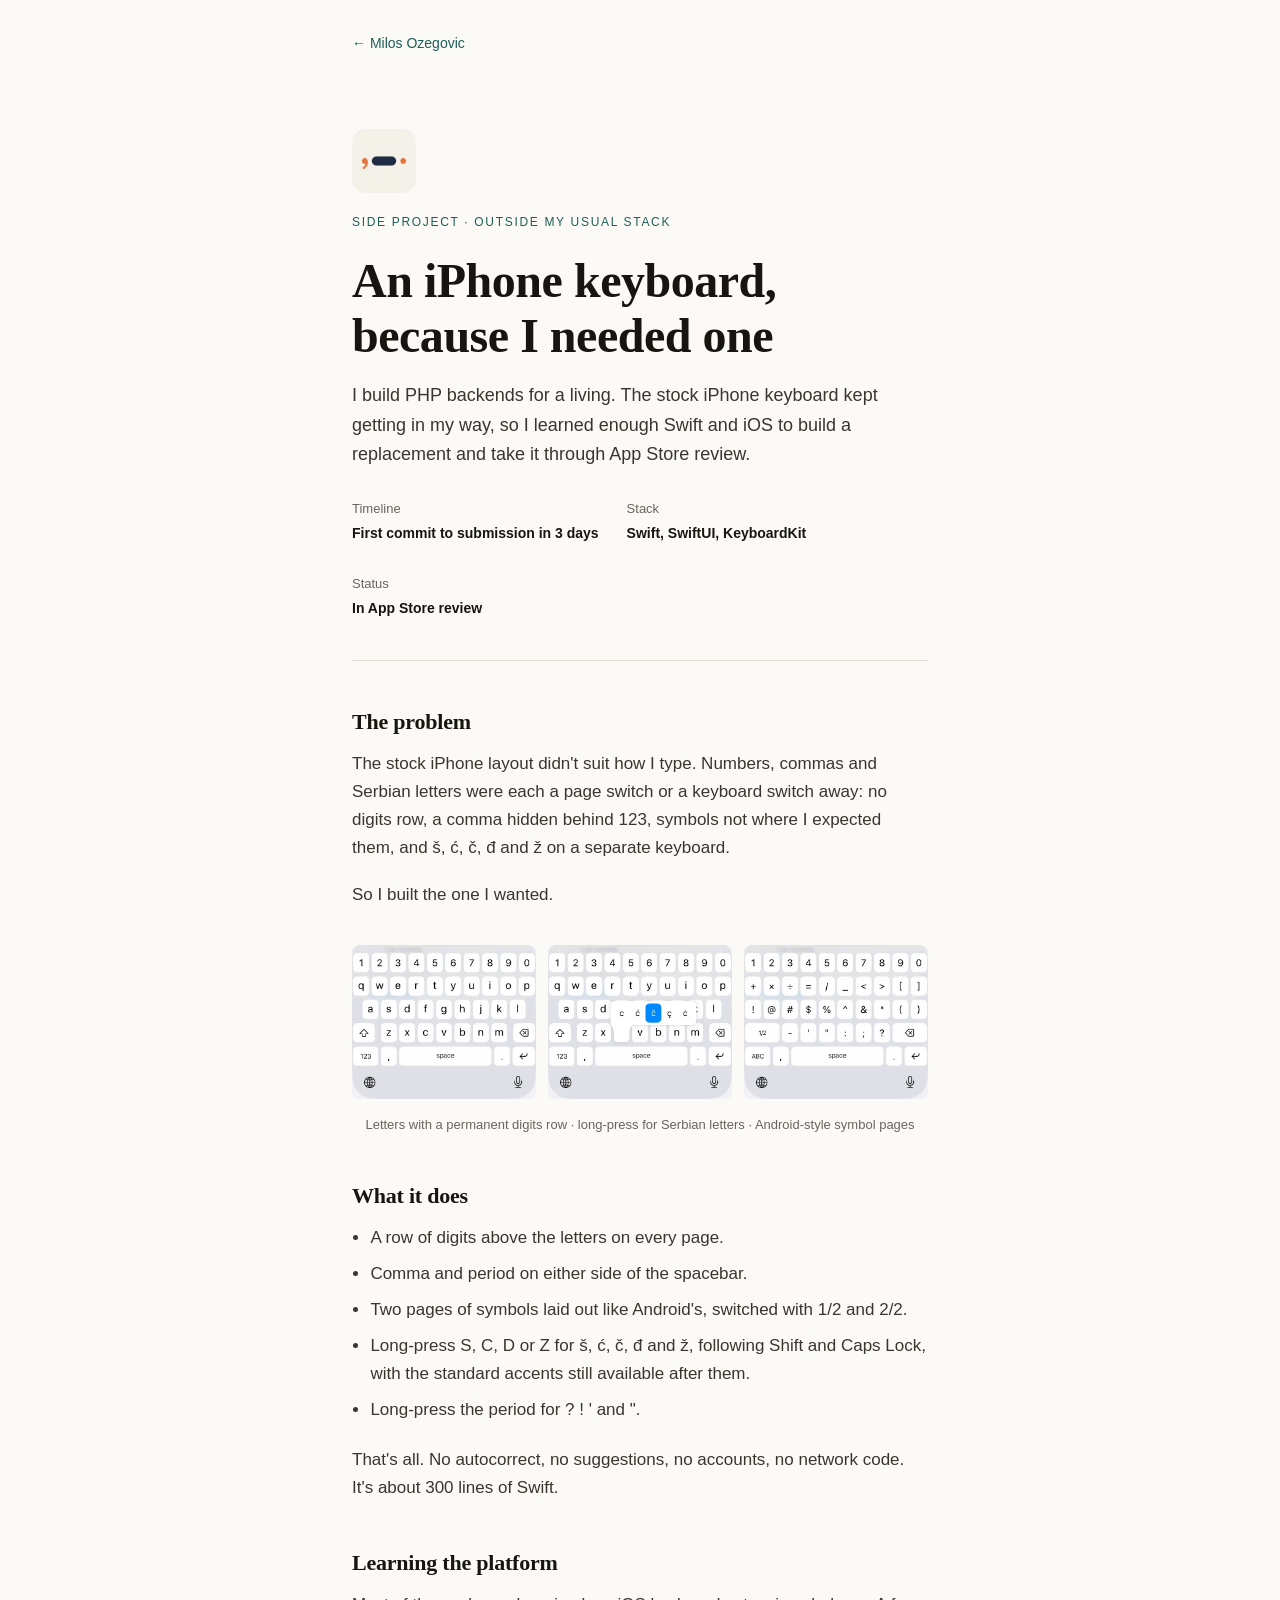
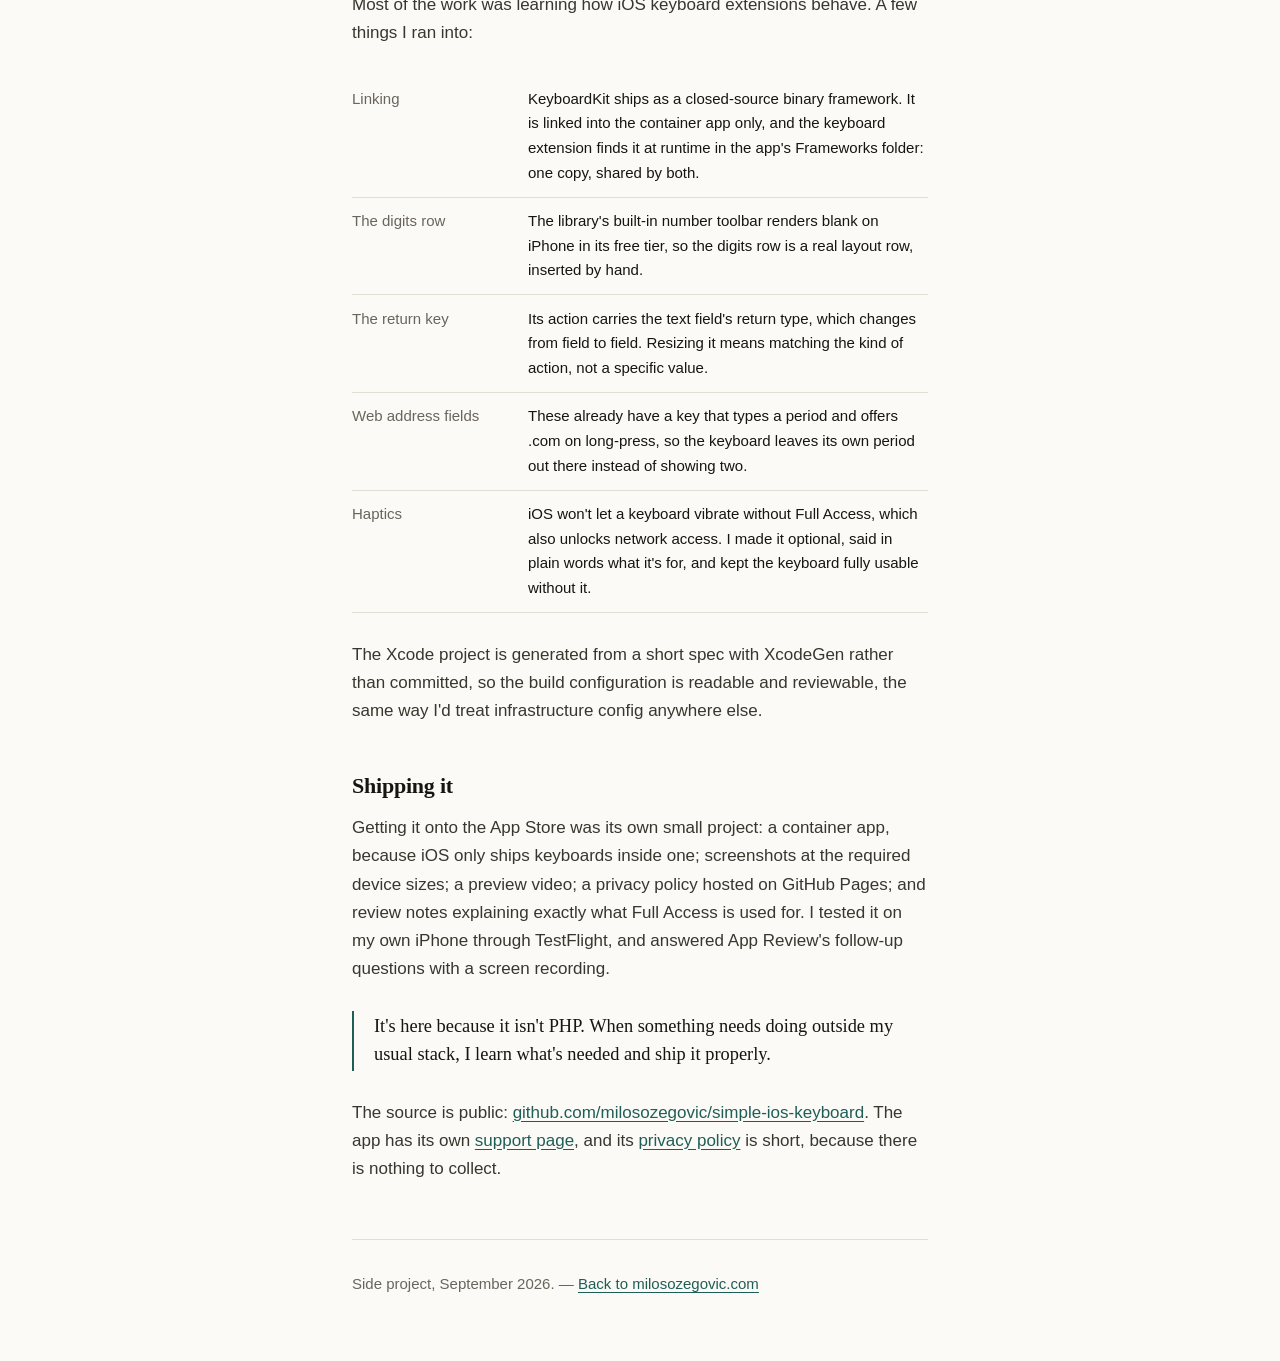
<file: work/simple-keyboard.html>
<!doctype html>
<html lang="en">
<head>
<meta charset="utf-8">
<meta name="viewport" content="width=device-width, initial-scale=1">
<title>Simple Keyboard — Milos Ozegovic</title>
<meta name="author" content="Milos Ozegovic">
<meta name="description" content="A custom iPhone keyboard built in Swift and SwiftUI, well outside my usual PHP stack, and taken from first commit to App Store review in three days.">
<link rel="icon" href="/favicon.svg" type="image/svg+xml">
<link rel="stylesheet" href="../styles.css">
</head>
<body>
<a class="skip" href="#main">Skip to content</a>

<div class="article">
  <a class="back" href="../index.html">← Milos Ozegovic</a>

  <header class="art-head">
    <picture>
      <source srcset="../img/keyboard/app-icon.webp" type="image/webp">
      <img class="app-icon" src="../img/keyboard/app-icon.png" alt="" width="64" height="64">
    </picture>
    <p class="k">Side project · outside my usual stack</p>
    <h1>An iPhone keyboard, because I needed one</h1>
    <p class="stand">I build PHP backends for a living. The stock iPhone keyboard
      kept getting in my way, so I learned enough Swift and iOS to build a
      replacement and take it through App Store review.</p>
    <div class="art-meta">
      <div>Timeline<b>First commit to submission in 3 days</b></div>
      <div>Stack<b>Swift, SwiftUI, KeyboardKit</b></div>
      <div>Status<b>In App Store review</b></div>
    </div>
  </header>

  <main id="main">

  <h2>The problem</h2>

  <p>The stock iPhone layout didn't suit how I type. Numbers, commas and
    Serbian letters were each a page switch or a keyboard switch away: no
    digits row, a comma hidden behind 123, symbols not where I expected them,
    and š, ć, č, đ and ž on a separate keyboard.</p>

  <p>So I built the one I wanted.</p>

  <figure class="shots">
    <div>
      <picture>
        <source srcset="../img/keyboard/letters.webp" type="image/webp">
        <img src="../img/keyboard/letters.jpg" alt="Letters page with a row of digits above the letters, and comma and period on either side of the spacebar"
             width="600" height="503" loading="lazy" decoding="async">
      </picture>
      <picture>
        <source srcset="../img/keyboard/long-press-letters.webp" type="image/webp">
        <img src="../img/keyboard/long-press-letters.jpg" alt="Long-pressing C shows ć and č ahead of the other accented forms"
             width="600" height="503" loading="lazy" decoding="async">
      </picture>
      <picture>
        <source srcset="../img/keyboard/symbols.webp" type="image/webp">
        <img src="../img/keyboard/symbols.jpg" alt="First symbols page with math signs, brackets and punctuation"
             width="600" height="503" loading="lazy" decoding="async">
      </picture>
    </div>
    <figcaption>Letters with a permanent digits row · long-press for Serbian
      letters · Android-style symbol pages</figcaption>
  </figure>

  <h2>What it does</h2>

  <ul>
    <li>A row of digits above the letters on every page.</li>
    <li>Comma and period on either side of the spacebar.</li>
    <li>Two pages of symbols laid out like Android's, switched with 1/2 and 2/2.</li>
    <li>Long-press S, C, D or Z for š, ć, č, đ and ž, following Shift and Caps
      Lock, with the standard accents still available after them.</li>
    <li>Long-press the period for ? ! ' and ".</li>
  </ul>

  <p>That's all. No autocorrect, no suggestions, no accounts, no network code.
    It's about 300 lines of Swift.</p>

  <h2>Learning the platform</h2>

  <p>Most of the work was learning how iOS keyboard extensions behave. A few
    things I ran into:</p>

  <table class="kv">
    <tr><td>Linking</td><td>KeyboardKit ships as a closed-source binary framework. It is linked into the container app only, and the keyboard extension finds it at runtime in the app's Frameworks folder: one copy, shared by both.</td></tr>
    <tr><td>The digits row</td><td>The library's built-in number toolbar renders blank on iPhone in its free tier, so the digits row is a real layout row, inserted by hand.</td></tr>
    <tr><td>The return key</td><td>Its action carries the text field's return type, which changes from field to field. Resizing it means matching the kind of action, not a specific value.</td></tr>
    <tr><td>Web address fields</td><td>These already have a key that types a period and offers .com on long-press, so the keyboard leaves its own period out there instead of showing two.</td></tr>
    <tr><td>Haptics</td><td>iOS won't let a keyboard vibrate without Full Access, which also unlocks network access. I made it optional, said in plain words what it's for, and kept the keyboard fully usable without it.</td></tr>
  </table>

  <p>The Xcode project is generated from a short spec with XcodeGen rather than
    committed, so the build configuration is readable and reviewable, the same
    way I'd treat infrastructure config anywhere else.</p>

  <h2>Shipping it</h2>

  <p>Getting it onto the App Store was its own small project: a container app,
    because iOS only ships keyboards inside one; screenshots at the required
    device sizes; a preview video; a privacy policy hosted on GitHub Pages; and
    review notes explaining exactly what Full Access is used for. I tested it
    on my own iPhone through TestFlight, and answered App Review's follow-up
    questions with a screen recording.</p>

  <div class="pull">It's here because it isn't PHP. When something needs doing
    outside my usual stack, I learn what's needed and ship it properly.</div>

  <p>The source is public:
    <a href="https://github.com/milosozegovic/simple-ios-keyboard">github.com/milosozegovic/simple-ios-keyboard</a>.
    The app has its own <a href="https://milosozegovic.com/simple-ios-keyboard/">support page</a>, and
    its <a href="https://milosozegovic.com/simple-ios-keyboard/privacy.html">privacy policy</a> is short,
    because there is nothing to collect.</p>

  </main>

  <div class="art-foot">
    <p style="margin:0">Side project, September 2026. —
      <a href="../index.html">Back to milosozegovic.com</a></p>
  </div>
</div>
</body>
</html>
</file>
<file: styles.css>
/* Milos Ozegovic — portfolio
   Direction: editorial base with data marks. Hand-written, no dependencies. */

:root{
  --paper:#FBFAF7;
  --ink:#16150F;
  --body:#3A362E;
  --muted:#6A655C;
  --rule:#E2DED4;
  --accent:#1F5E56;
  --accent-soft:#EDF3F1;
  --warn:#A8502A;

  --serif:"Iowan Old Style","Palatino Linotype",Palatino,Georgia,serif;
  --sans:-apple-system,BlinkMacSystemFont,"Segoe UI",Inter,Helvetica,Arial,sans-serif;
  --measure:34rem;
}

*{box-sizing:border-box}
html{-webkit-text-size-adjust:100%;scroll-behavior:smooth}
@media (prefers-reduced-motion:reduce){html{scroll-behavior:auto}
  *{animation-duration:.01ms!important;transition-duration:.01ms!important}}

body{
  margin:0;background:var(--paper);color:var(--body);
  font-family:var(--sans);font-size:17px;line-height:1.65;
  -webkit-font-smoothing:antialiased;
}
.wrap{max-width:62rem;margin:0 auto;padding:0 clamp(1.25rem,5vw,4rem)}
a{color:inherit}
h1,h2,h3{font-family:var(--serif);color:var(--ink);font-weight:600;
  letter-spacing:-.01em;line-height:1.15;margin:0}

:focus-visible{outline:2px solid var(--accent);outline-offset:3px;border-radius:2px}
.skip{position:absolute;left:-9999px}
.skip:focus{left:1rem;top:1rem;position:fixed;background:var(--ink);color:var(--paper);
  padding:.6rem 1rem;z-index:99;border-radius:3px}

/* ── masthead ─────────────────────────────── */
.top{display:flex;justify-content:space-between;align-items:baseline;gap:1rem;
  padding:2rem 0 0;flex-wrap:wrap}
.top .name{font-family:var(--serif);font-size:1.05rem;font-weight:600;color:var(--ink)}
.top nav{display:flex;gap:1.5rem;font-size:.875rem;color:var(--muted)}
.top nav a{text-decoration:none}
.top nav a:hover{color:var(--accent)}

/* ── hero ─────────────────────────────────── */
.hero{padding:clamp(4rem,11vw,8rem) 0 clamp(2.5rem,6vw,4rem)}
.eyebrow{font-size:.8125rem;letter-spacing:.14em;text-transform:uppercase;
  color:var(--muted);margin:0 0 1.75rem}
.hero h1{font-size:clamp(2.6rem,7.5vw,4.6rem);max-width:16ch;margin-bottom:1.5rem}
.lede{font-size:clamp(1.125rem,2.2vw,1.3rem);max-width:var(--measure);margin:0 0 2rem}
.lede strong{font-weight:600;color:var(--ink);
  box-shadow:inset 0 -.45em 0 var(--accent-soft)}
.whereabouts{font-size:.9375rem;color:var(--muted);display:flex;gap:.6rem;
  flex-wrap:wrap;align-items:center;margin:0}
.dot{width:4px;height:4px;border-radius:50%;background:var(--rule)}

/* ── figures + data marks ─────────────────── */
.figures{display:grid;grid-template-columns:repeat(auto-fit,minmax(10rem,1fr));
  gap:2rem 1.5rem;border-top:1px solid var(--rule);border-bottom:1px solid var(--rule);
  padding:2.25rem 0;margin:1rem 0 0}
.fig .n{font-family:var(--serif);font-size:clamp(1.65rem,3.4vw,2.15rem);
  line-height:1;letter-spacing:-.02em;color:var(--ink)}
.fig .mark{display:block;width:100%;height:14px;margin:.7rem 0 .55rem;overflow:visible}
.fig .l{font-size:.8125rem;color:var(--muted);line-height:1.45}

/* ── sections ─────────────────────────────── */
section{padding:clamp(3.5rem,8vw,6rem) 0}
.sec-head{display:flex;align-items:baseline;gap:1rem;margin-bottom:2.75rem}
.sec-head h2{font-size:clamp(1.5rem,3vw,1.95rem)}
.sec-head .idx{font-size:.75rem;letter-spacing:.14em;color:var(--muted);
  text-transform:uppercase;font-variant-numeric:tabular-nums}

.cols{display:grid;gap:2.5rem;grid-template-columns:repeat(auto-fit,minmax(15rem,1fr))}
.col h3{font-size:1.0625rem;margin-bottom:.6rem}
.col p{margin:0;font-size:.9688rem;color:#413D35}
.col .ev{margin-top:.75rem;font-size:.875rem;color:var(--muted);
  padding-left:.85rem;border-left:2px solid var(--accent);line-height:1.5}

/* ── work ─────────────────────────────────── */
.work{display:grid;gap:1px;background:var(--rule);border:1px solid var(--rule)}
@media(min-width:44rem){.work{grid-template-columns:1fr 1fr}}
.card{background:var(--paper);padding:1.85rem;text-decoration:none;display:block;
  transition:background .18s}
.card:hover,.card:focus-visible{background:#fff}
.card .k{font-size:.75rem;letter-spacing:.12em;text-transform:uppercase;
  color:var(--accent);margin-bottom:.85rem}
.card h3{font-size:1.2rem;margin-bottom:.55rem}
.card p{margin:0;font-size:.9375rem;color:#413D35}
.card .meta{margin-top:1rem;font-size:.8125rem;color:var(--muted)}
@media(min-width:44rem){.card:last-child:nth-child(odd){grid-column:1/-1}}
.card p{max-width:var(--measure)}

/* ── experience ───────────────────────────── */
.roles{border-top:1px solid var(--rule)}
.role{display:grid;grid-template-columns:1fr;gap:.2rem;padding:1.1rem 0;
  border-bottom:1px solid var(--rule)}
.role .r{font-weight:600;font-size:.9688rem;color:var(--ink)}
.role .c{color:var(--muted);font-size:.9375rem}
.role .d{color:var(--muted);font-size:.8438rem;font-variant-numeric:tabular-nums}
@media(min-width:44rem){
  .role{grid-template-columns:1fr 1fr auto;align-items:baseline;gap:1.5rem}
  .role .d{text-align:right}}

/* ── about ────────────────────────────────── */
.about{display:grid;gap:2.5rem;align-items:start}
@media(min-width:48rem){.about{grid-template-columns:1fr 15rem}}
.about p{max-width:var(--measure);margin:0 0 1.1rem}
.about p:first-child{font-size:1.0625rem;color:var(--ink)}
.about picture{display:block;width:100%;max-width:15rem}
.portrait{display:block;width:100%;height:auto;border-radius:2px;
  background:#E8E3D8}

/* ── contact ──────────────────────────────── */
.contact{border-top:1px solid var(--rule);padding:clamp(3rem,7vw,5rem) 0}
.contact h2{font-size:clamp(1.65rem,4vw,2.4rem);max-width:20ch;margin-bottom:1.25rem}
.terms{font-size:.9688rem;color:var(--body);max-width:var(--measure);margin:0}
.consult{margin-top:1.75rem;max-width:var(--measure)}
.consult ul{margin:.75rem 0 1rem;padding-left:1.1rem;font-size:.9688rem}
.consult li{margin-bottom:.5rem}
.consult li b{color:var(--ink);font-weight:600}
.links{display:flex;gap:2rem;flex-wrap:wrap;margin:2.25rem 0 0;font-size:1.0625rem}
.links a{color:var(--accent);text-underline-offset:.22em}

footer{padding:2rem 0 3rem;font-size:.8125rem;color:var(--muted);
  border-top:1px solid var(--rule);display:flex;justify-content:space-between;
  gap:1rem;flex-wrap:wrap}

/* ── case studies ─────────────────────────── */
.article{max-width:40rem;margin:0 auto;padding:0 clamp(1.25rem,5vw,2rem)}
.back{display:inline-block;font-size:.875rem;color:var(--muted);
  text-decoration:none;margin:2rem 0 0}
.back:hover{color:var(--accent)}
.art-head{padding:clamp(2.5rem,7vw,4.5rem) 0 clamp(1.75rem,4vw,2.5rem);
  border-bottom:1px solid var(--rule)}
.art-head .k{font-size:.75rem;letter-spacing:.14em;text-transform:uppercase;
  color:var(--accent);margin:0 0 1.25rem}
.art-head h1{font-size:clamp(2rem,5.5vw,3rem);margin-bottom:1.1rem;max-width:20ch}
.art-head .stand{font-size:1.125rem;margin:0;color:var(--body)}
.art-meta{display:flex;gap:1.75rem;flex-wrap:wrap;margin-top:1.75rem;
  font-size:.8125rem;color:var(--muted)}
.art-meta b{display:block;color:var(--ink);font-weight:600;font-size:.875rem;
  margin-top:.15rem;font-family:var(--sans)}

.article h2{font-size:1.375rem;margin:3rem 0 1rem}
.article h3{font-size:1.0625rem;margin:2rem 0 .6rem}
.article p{margin:0 0 1.15rem}
.article ul,.article ol{margin:0 0 1.35rem;padding-left:1.15rem}
.article li{margin-bottom:.5rem}
.article strong{color:var(--ink);font-weight:600}
.article a{color:var(--accent);text-underline-offset:.2em}

.pull{border-left:2px solid var(--accent);padding:.15rem 0 .15rem 1.25rem;
  margin:1.75rem 0;color:var(--ink);font-family:var(--serif);font-size:1.15rem;
  line-height:1.5}
.note{background:var(--accent-soft);border-radius:4px;padding:1.1rem 1.25rem;
  margin:1.75rem 0;font-size:.9375rem}
.note b{color:var(--ink)}

.art-head .app-icon{display:block;width:64px;height:64px;border-radius:14px;
  margin:0 0 1.25rem}
.shots{margin:2.25rem 0}
.shots>div{display:grid;gap:.75rem}
@media(min-width:36rem){.shots>div{grid-template-columns:repeat(3,1fr)}}
.shots picture{display:block}
.shots img{display:block;width:100%;height:auto;border-radius:6px;background:#E8E3D8}
.shots figcaption{font-size:.8125rem;color:var(--muted);margin-top:1rem;
  text-align:center;line-height:1.5}

.diagram{margin:2.25rem 0;border:1px solid var(--rule);border-radius:3px;
  background:#fff;padding:1.5rem 1.25rem}
.diagram svg{display:block;width:100%;height:auto}
.diagram figcaption{font-size:.8125rem;color:var(--muted);margin-top:1rem;
  text-align:center;line-height:1.5}

.numbers{display:grid;grid-template-columns:repeat(auto-fit,minmax(8.5rem,1fr));
  gap:1.5rem;border-top:1px solid var(--rule);border-bottom:1px solid var(--rule);
  padding:1.75rem 0;margin:2.25rem 0}
.numbers .n{font-family:var(--serif);font-size:1.6rem;color:var(--ink);line-height:1}
.numbers .l{font-size:.8125rem;color:var(--muted);margin-top:.4rem;line-height:1.4}

.kv{width:100%;border-collapse:collapse;font-size:.9375rem;margin:1.75rem 0}
.kv td{padding:.7rem 0;border-bottom:1px solid var(--rule);vertical-align:top}
.kv td:first-child{width:11rem;color:var(--muted);padding-right:1.25rem}
.kv td:last-child{color:var(--ink)}

.art-foot{border-top:1px solid var(--rule);margin-top:3.5rem;
  padding:2rem 0 4rem;font-size:.9375rem;color:var(--muted)}
.art-foot a{color:var(--accent)}

/* ── testimonials ─────────────────────────── */
.voices{display:grid;gap:2.5rem}
@media(min-width:46rem){.voices{grid-template-columns:1fr 1fr}}
.voice{display:grid;grid-template-columns:auto 1fr;gap:1rem;align-items:start}
.voice img{width:48px;height:48px;border-radius:50%;display:block;background:#E8E3D8}
.voice blockquote{margin:0;font-size:.9688rem;color:#413D35}
.voice blockquote p{margin:0 0 .65rem}
.voice cite{font-style:normal;font-size:.8438rem;color:var(--muted);display:block}
.voice cite b{display:block;color:var(--ink);font-weight:600;font-size:.9063rem;
  font-family:var(--serif)}
.voice .rel{color:var(--accent)}

.written{margin-top:3.5rem}
.written h3{font-size:1.0625rem;margin-bottom:1rem}
a.role{text-decoration:none}
a.role .r{color:var(--accent);text-decoration:underline;text-underline-offset:.22em}
a.role:hover .r,a.role:focus-visible .r{text-decoration-thickness:2px}

/* ── recommendation letters ───────────────── */
.actions{display:flex;gap:.5rem 1.75rem;flex-wrap:wrap;margin-top:1.5rem;
  font-size:.9375rem}
.actions a{color:var(--accent);text-underline-offset:.2em}
.art-meta b a{color:inherit;text-underline-offset:.2em}

.sheet{background:#fff;border:1px solid var(--rule);border-radius:3px;
  padding:clamp(1.5rem,5vw,3rem);margin:2.5rem 0 0;color:var(--ink)}
.letterhead{display:flex;justify-content:space-between;align-items:baseline;
  flex-wrap:wrap;gap:.25rem 1.5rem;padding-bottom:1rem;margin-bottom:2rem;
  border-bottom:1px solid var(--rule);font-size:.8125rem;color:var(--muted)}
.letterhead b{font-family:var(--serif);font-size:1.0625rem;font-weight:600;
  color:var(--ink)}
.article .letterhead a{color:inherit;text-decoration:none}
.sheet .date{color:var(--muted);font-size:.9375rem}
.sheet .subj{font-weight:600}
.sign{margin-top:2rem}
.sign b{display:block;font-family:var(--serif);font-size:1.0625rem;
  font-weight:600}
.sign span{display:block;color:var(--muted);font-size:.9375rem}

.short{margin:0 0 .75rem;border-left:2px solid var(--accent);
  padding:.15rem 0 .15rem 1.25rem;font-family:var(--serif);font-size:1.125rem;
  line-height:1.6;cursor:text;-webkit-user-select:all;user-select:all}
.short p{margin:0}
.hint{font-size:.8125rem;color:var(--muted)}

@media print{
  @page{size:letter;margin:.8in .9in}
  body{background:#fff;font-size:10.5pt;line-height:1.55}
  .skip,.rec .back,.rec .art-head,.rec .hint,.rec .art-foot{display:none}
  .rec{max-width:none;padding:0}
  .rec .sheet{border:0;border-radius:0;padding:0;margin:0}
  .rec .letterhead{margin-bottom:1.75rem}
  .rec .short{font-size:12pt}
}
</file>
